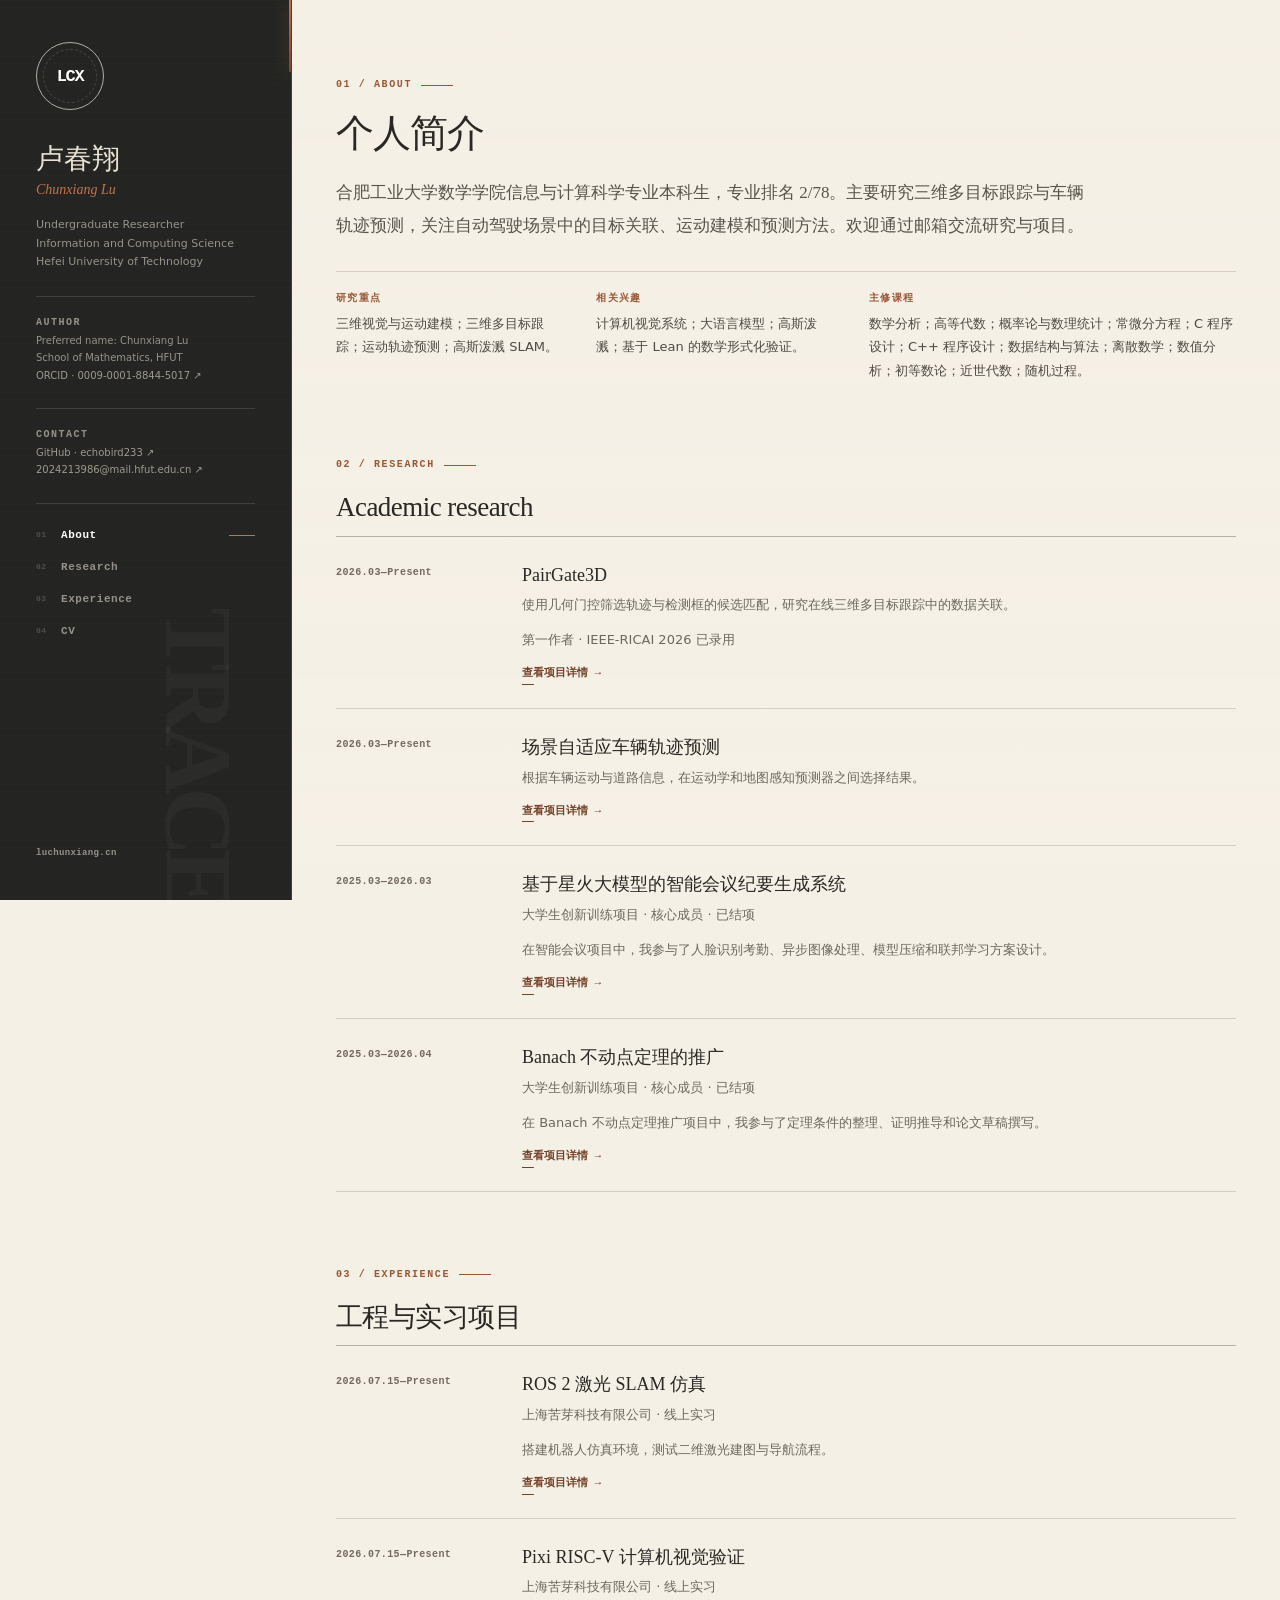
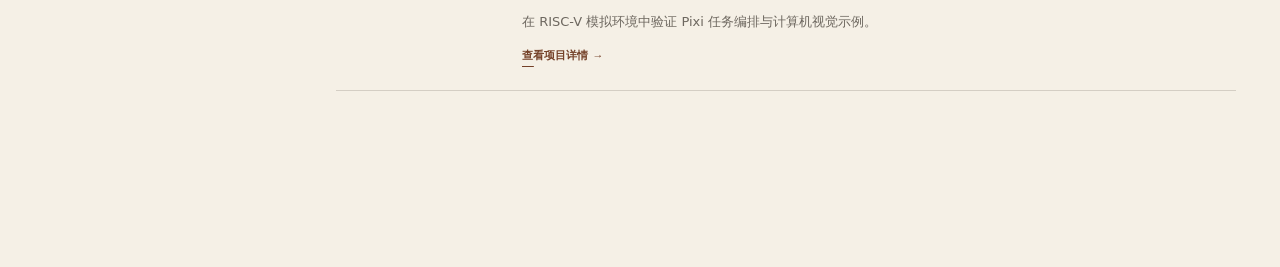
<file: index.html>
<!doctype html>
<html lang="zh-CN">
  <head>
    <meta charset="utf-8">
    <meta name="viewport" content="width=device-width, initial-scale=1">
    <title>卢春翔 Chunxiang Lu｜个人主页</title>
    <meta name="description" content="卢春翔（Chunxiang Lu）的个人主页：合肥工业大学信息与计算科学本科生，记录三维视觉、三维多目标跟踪、轨迹预测、学术研究与实习项目。">
    <link rel="canonical" href="https://luchunxiang.cn/">
    <meta property="og:type" content="profile">
    <meta property="og:title" content="卢春翔 Chunxiang Lu｜个人主页">
    <meta property="og:description" content="三维视觉、多目标跟踪、轨迹预测以及公开项目记录。">
    <meta property="og:url" content="https://luchunxiang.cn/">
    <meta property="og:site_name" content="卢春翔的个人主页">
    <link rel="icon" href="/assets/favicon.svg" type="image/svg+xml">
    <link rel="stylesheet" href="/styles.css">
    <script type="application/ld+json">
      {
        "@context": "https://schema.org",
        "@type": "Person",
        "name": "卢春翔",
        "alternateName": "Chunxiang Lu",
        "url": "https://luchunxiang.cn/",
        "affiliation": {
          "@type": "CollegeOrUniversity",
          "name": "Hefei University of Technology"
        },
        "sameAs": [
          "https://github.com/echobird233",
          "https://orcid.org/0009-0001-8844-5017"
        ]
      }
    </script>
  </head>
  <body>
    <a class="skip-link" href="#main-content">跳到主要内容</a>
    <div class="site-shell">
      <aside class="profile-rail" aria-label="个人身份与导航">
        <div class="profile-top">
          <a class="monogram" href="/" aria-label="返回首页">LCX</a>
          <div>
            <p class="profile-name">卢春翔</p>
            <p class="profile-name-en">Chunxiang Lu</p>
          </div>
          <button class="mobile-menu-button" type="button" aria-expanded="false" aria-controls="profile-nav">MENU</button>
          <p class="profile-role">Undergraduate Researcher<br>Information and Computing Science<br>Hefei University of Technology</p>
        </div>

        <div class="profile-desktop-details">
          <div class="profile-block">
            <p class="profile-label">Author</p>
            <p>Preferred name: Chunxiang Lu</p>
            <p>School of Mathematics, HFUT</p>
            <a href="https://orcid.org/0009-0001-8844-5017" target="_blank" rel="noopener noreferrer">ORCID · 0009-0001-8844-5017 ↗</a>
          </div>
          <div class="profile-block">
            <p class="profile-label">Contact</p>
            <a href="https://github.com/echobird233" target="_blank" rel="noopener noreferrer">GitHub · echobird233 ↗</a>
            <a href="mailto:2024213986@mail.hfut.edu.cn">2024213986@mail.hfut.edu.cn ↗</a>
          </div>
        </div>

        <details class="profile-mobile-details">
          <summary>Author &amp; contact information</summary>
          <div class="profile-block">
            <p>Preferred name: Chunxiang Lu</p>
            <p>School of Mathematics, HFUT</p>
            <a href="https://orcid.org/0009-0001-8844-5017" target="_blank" rel="noopener noreferrer">ORCID ↗</a>
            <a href="https://github.com/echobird233" target="_blank" rel="noopener noreferrer">GitHub ↗</a>
            <a href="mailto:2024213986@mail.hfut.edu.cn">HFUT email ↗</a>
          </div>
        </details>

        <nav id="profile-nav" class="profile-nav" aria-label="主导航">
          <a href="/#about" aria-current="page">About</a>
          <a href="/#research">Research</a>
          <a href="/#experience">Experience</a>
          <a href="/resume.html">CV</a>
        </nav>
        <p class="profile-foot">luchunxiang.cn</p>
      </aside>

      <main id="main-content" class="document">
        <section id="about" class="document-section">
          <p class="section-kicker">01 / About</p>
          <h1>个人简介</h1>
          <p class="lead">合肥工业大学数学学院信息与计算科学专业本科生，专业排名 2/78。主要研究三维多目标跟踪与车辆轨迹预测，关注自动驾驶场景中的目标关联、运动建模和预测方法。欢迎通过邮箱交流研究与项目。</p>
          <div class="research-lines">
            <p><strong>研究重点</strong>三维视觉与运动建模；三维多目标跟踪；运动轨迹预测；高斯泼溅 SLAM。</p>
            <p><strong>相关兴趣</strong>计算机视觉系统；大语言模型；高斯泼溅；基于 Lean 的数学形式化验证。</p>
            <p><strong>主修课程</strong>数学分析；高等代数；概率论与数理统计；常微分方程；C 程序设计；C++ 程序设计；数据结构与算法；离散数学；数值分析；初等数论；近世代数；随机过程。</p>
          </div>
        </section>

        <section id="research" class="document-section">
          <p class="section-kicker">02 / Research</p>
          <h2>Academic research</h2>
          <article class="dated-entry">
            <time class="entry-date" datetime="2026-03">2026.03—Present</time>
            <div class="entry-content">
              <h3>PairGate3D</h3>
              <p>使用几何门控筛选轨迹与检测框的候选匹配，研究在线三维多目标跟踪中的数据关联。</p>
              <p class="entry-role">第一作者 · IEEE-RICAI 2026 已录用</p>
              <div class="inline-links"><a href="/projects/pairgate3d.html">查看项目详情 →</a></div>
            </div>
          </article>

          <article class="dated-entry">
            <time class="entry-date" datetime="2026-03">2026.03—Present</time>
            <div class="entry-content">
              <h3>场景自适应车辆轨迹预测</h3>
              <p>根据车辆运动与道路信息，在运动学和地图感知预测器之间选择结果。</p>
              <div class="inline-links"><a href="/projects/trajectory-routing.html">查看项目详情 →</a></div>
            </div>
          </article>

          <article class="dated-entry">
            <time class="entry-date">2025.03—2026.03</time>
            <div class="entry-content">
              <h3>基于星火大模型的智能会议纪要生成系统</h3>
              <p class="entry-role">大学生创新训练项目 · 核心成员 · 已结项</p>
              <p>在智能会议项目中，我参与了人脸识别考勤、异步图像处理、模型压缩和联邦学习方案设计。</p>
              <div class="inline-links"><a href="/projects/meeting-system.html">查看项目详情 →</a></div>
            </div>
          </article>

          <article class="dated-entry">
            <time class="entry-date">2025.03—2026.04</time>
            <div class="entry-content">
              <h3>Banach 不动点定理的推广</h3>
              <p class="entry-role">大学生创新训练项目 · 核心成员 · 已结项</p>
              <p>在 Banach 不动点定理推广项目中，我参与了定理条件的整理、证明推导和论文草稿撰写。</p>
              <div class="inline-links"><a href="/projects/banach-fixed-point.html">查看项目详情 →</a></div>
            </div>
          </article>
        </section>

        <section id="experience" class="document-section">
          <p class="section-kicker">03 / Experience</p>
          <h2>工程与实习项目</h2>
          <article class="dated-entry">
            <time class="entry-date" datetime="2026-07-15">2026.07.15—Present</time>
            <div class="entry-content">
              <h3>ROS 2 激光 SLAM 仿真</h3>
              <p class="entry-role">上海苦芽科技有限公司 · 线上实习</p>
              <p>搭建机器人仿真环境，测试二维激光建图与导航流程。</p>
              <div class="inline-links"><a href="/projects/ros2-slam.html">查看项目详情 →</a></div>
            </div>
          </article>
          <article class="dated-entry">
            <time class="entry-date" datetime="2026-07-15">2026.07.15—Present</time>
            <div class="entry-content">
              <h3>Pixi RISC-V 计算机视觉验证</h3>
              <p class="entry-role">上海苦芽科技有限公司 · 线上实习</p>
              <p>在 RISC-V 模拟环境中验证 Pixi 任务编排与计算机视觉示例。</p>
              <div class="inline-links"><a href="/projects/pixi-riscv.html">查看项目详情 →</a></div>
            </div>
          </article>
        </section>

      </main>
    </div>
    <script src="/script.js"></script>
  </body>
</html>
</file>
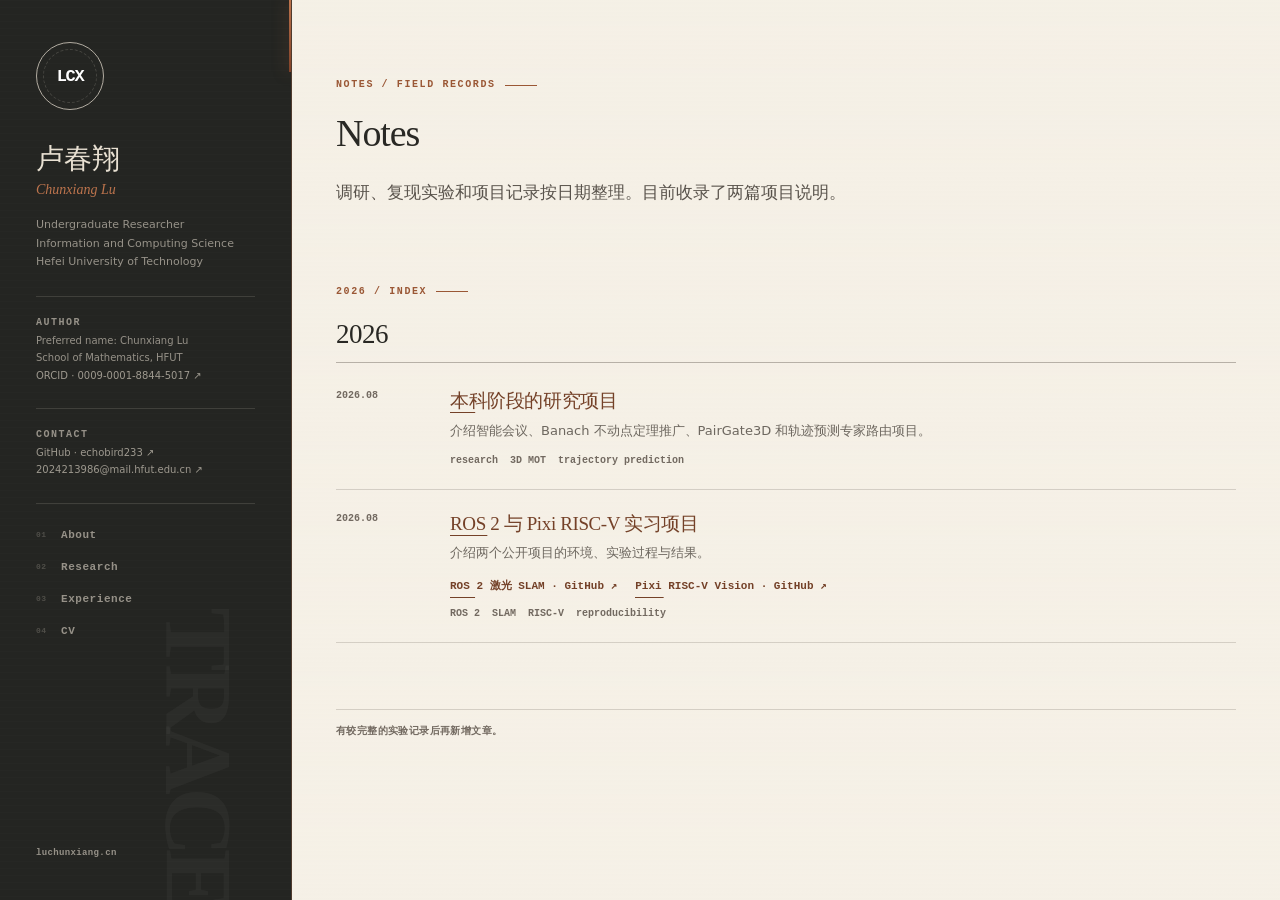
<file: articles/index.html>
<!doctype html>
<html lang="zh-CN">
  <head>
    <meta charset="utf-8">
    <meta name="viewport" content="width=device-width, initial-scale=1">
    <title>调研与笔记｜卢春翔 Chunxiang Lu</title>
    <meta name="description" content="卢春翔的调研、复现实验与研究笔记索引。">
    <link rel="canonical" href="https://luchunxiang.cn/articles/">
    <meta property="og:type" content="website">
    <meta property="og:title" content="调研与笔记｜卢春翔 Chunxiang Lu">
    <meta property="og:description" content="研究项目、实习项目和实验记录。">
    <meta property="og:url" content="https://luchunxiang.cn/articles/">
    <link rel="icon" href="/assets/favicon.svg" type="image/svg+xml">
    <link rel="stylesheet" href="/styles.css">
  </head>
  <body>
    <a class="skip-link" href="#main-content">跳到主要内容</a>
    <div class="site-shell">
      <aside class="profile-rail" aria-label="个人身份与导航">
        <div class="profile-top">
          <a class="monogram" href="/" aria-label="返回首页">LCX</a>
          <div><p class="profile-name">卢春翔</p><p class="profile-name-en">Chunxiang Lu</p></div>
          <button class="mobile-menu-button" type="button" aria-expanded="false" aria-controls="profile-nav">MENU</button>
          <p class="profile-role">Undergraduate Researcher<br>Information and Computing Science<br>Hefei University of Technology</p>
        </div>
        <div class="profile-desktop-details">
          <div class="profile-block"><p class="profile-label">Author</p><p>Preferred name: Chunxiang Lu</p><p>School of Mathematics, HFUT</p><a href="https://orcid.org/0009-0001-8844-5017" target="_blank" rel="noopener noreferrer">ORCID · 0009-0001-8844-5017 ↗</a></div>
          <div class="profile-block"><p class="profile-label">Contact</p><a href="https://github.com/echobird233" target="_blank" rel="noopener noreferrer">GitHub · echobird233 ↗</a><a href="mailto:2024213986@mail.hfut.edu.cn">2024213986@mail.hfut.edu.cn ↗</a></div>
        </div>
        <details class="profile-mobile-details"><summary>Author &amp; contact information</summary><div class="profile-block"><p>Preferred name: Chunxiang Lu</p><p>School of Mathematics, HFUT</p><a href="https://orcid.org/0009-0001-8844-5017" target="_blank" rel="noopener noreferrer">ORCID ↗</a><a href="https://github.com/echobird233" target="_blank" rel="noopener noreferrer">GitHub ↗</a><a href="mailto:2024213986@mail.hfut.edu.cn">HFUT email ↗</a></div></details>
        <nav id="profile-nav" class="profile-nav" aria-label="主导航"><a href="/#about">About</a><a href="/#research">Research</a><a href="/#experience">Experience</a><a href="/resume.html">CV</a></nav>
        <p class="profile-foot">luchunxiang.cn</p>
      </aside>

      <main id="main-content" class="document">
        <section class="document-section">
          <p class="section-kicker">Notes / Field records</p>
          <h1>Notes</h1>
          <p class="lead">调研、复现实验和项目记录按日期整理。目前收录了两篇项目说明。</p>
        </section>

        <section class="document-section">
          <p class="section-kicker">2026 / Index</p>
          <h2>2026</h2>
          <div class="note-index">
            <article class="note-entry"><time datetime="2026-08">2026.08</time><div><h2><a href="/projects/academic-research.html">本科阶段的研究项目</a></h2><p>介绍智能会议、Banach 不动点定理推广、PairGate3D 和轨迹预测专家路由项目。</p><div class="tag-list"><span>research</span><span>3D MOT</span><span>trajectory prediction</span></div></div></article>
            <article class="note-entry"><time datetime="2026-08">2026.08</time><div><h2><a href="/projects/internship.html">ROS 2 与 Pixi RISC-V 实习项目</a></h2><p>介绍两个公开项目的环境、实验过程与结果。</p><div class="inline-links"><a href="https://github.com/echobird233/ros2-lidar-slam-study" target="_blank" rel="noopener noreferrer">ROS 2 激光 SLAM · GitHub ↗</a><a href="https://github.com/echobird233/pixi-riscv-vision-validation" target="_blank" rel="noopener noreferrer">Pixi RISC-V Vision · GitHub ↗</a></div><div class="tag-list"><span>ROS 2</span><span>SLAM</span><span>RISC-V</span><span>reproducibility</span></div></div></article>
          </div>
        </section>

        <p class="endnote">有较完整的实验记录后再新增文章。</p>
      </main>
    </div>
    <script src="/script.js"></script>
  </body>
</html>
</file>
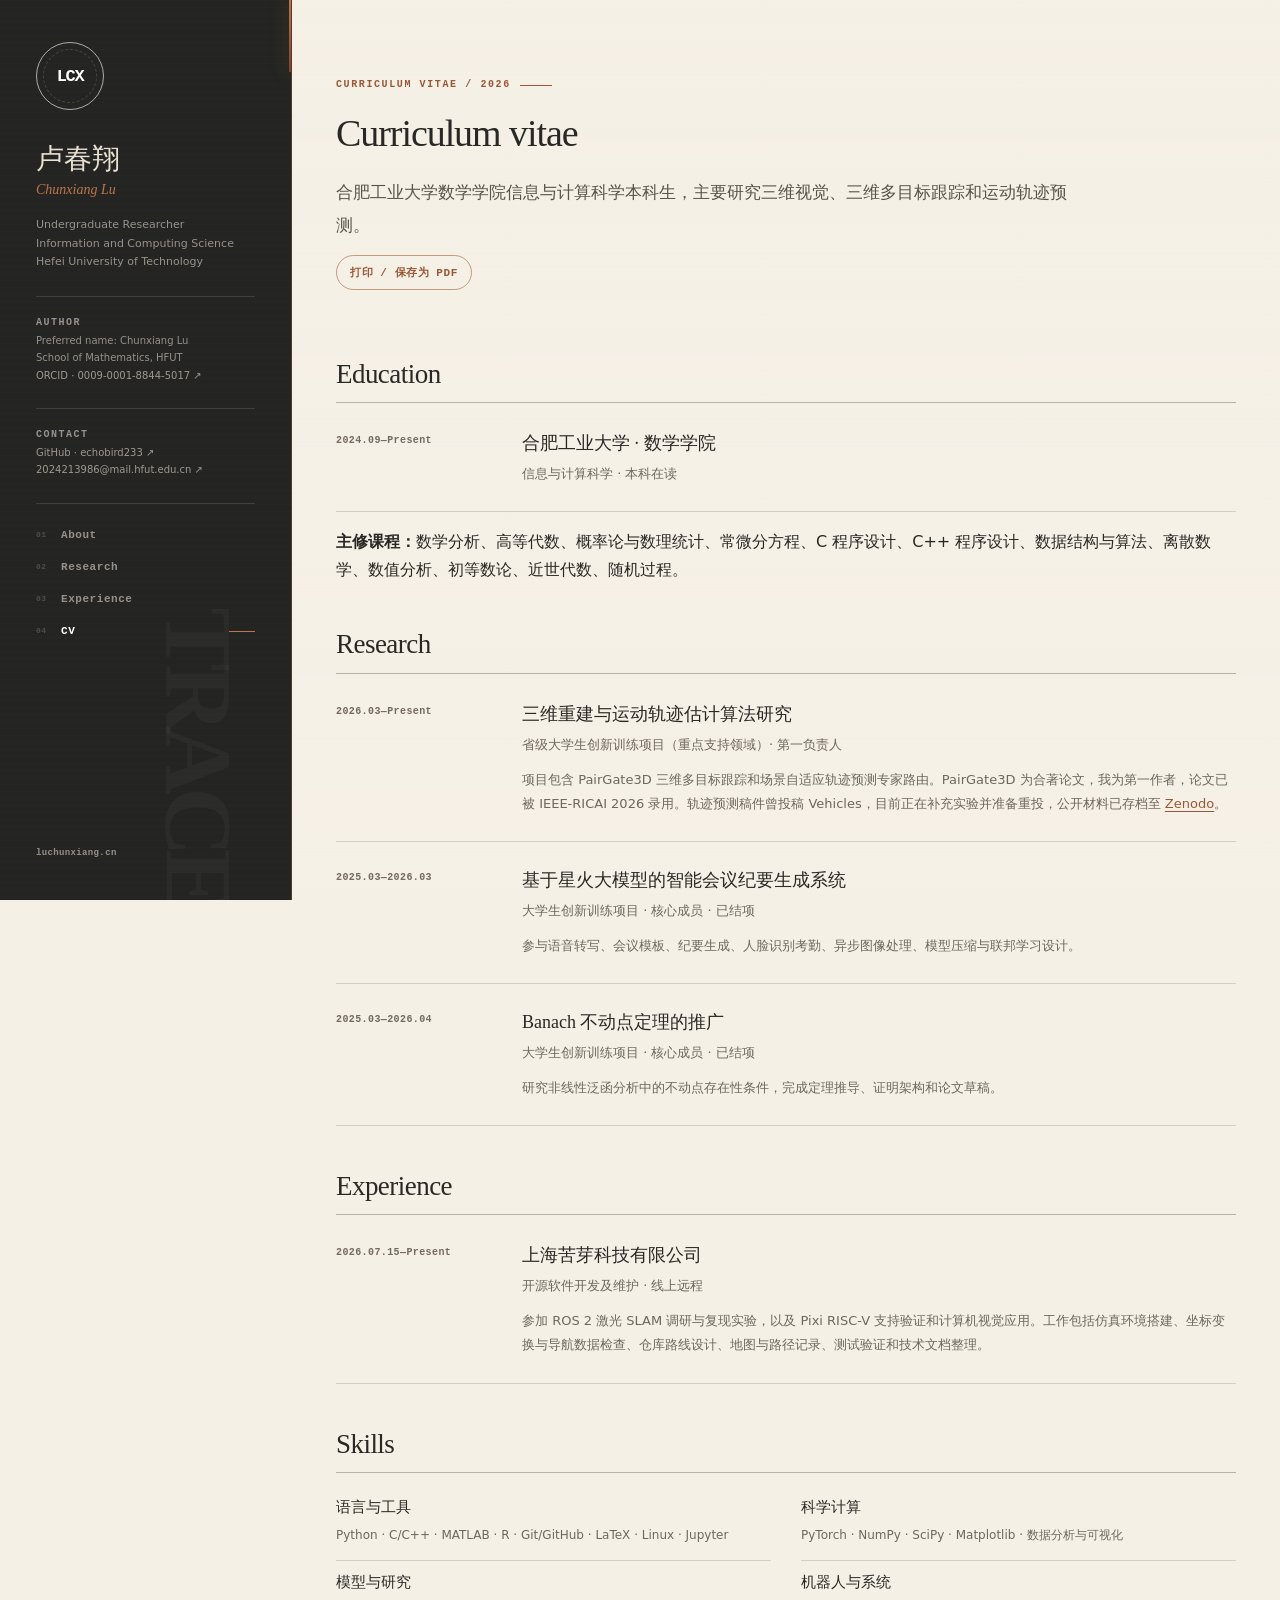
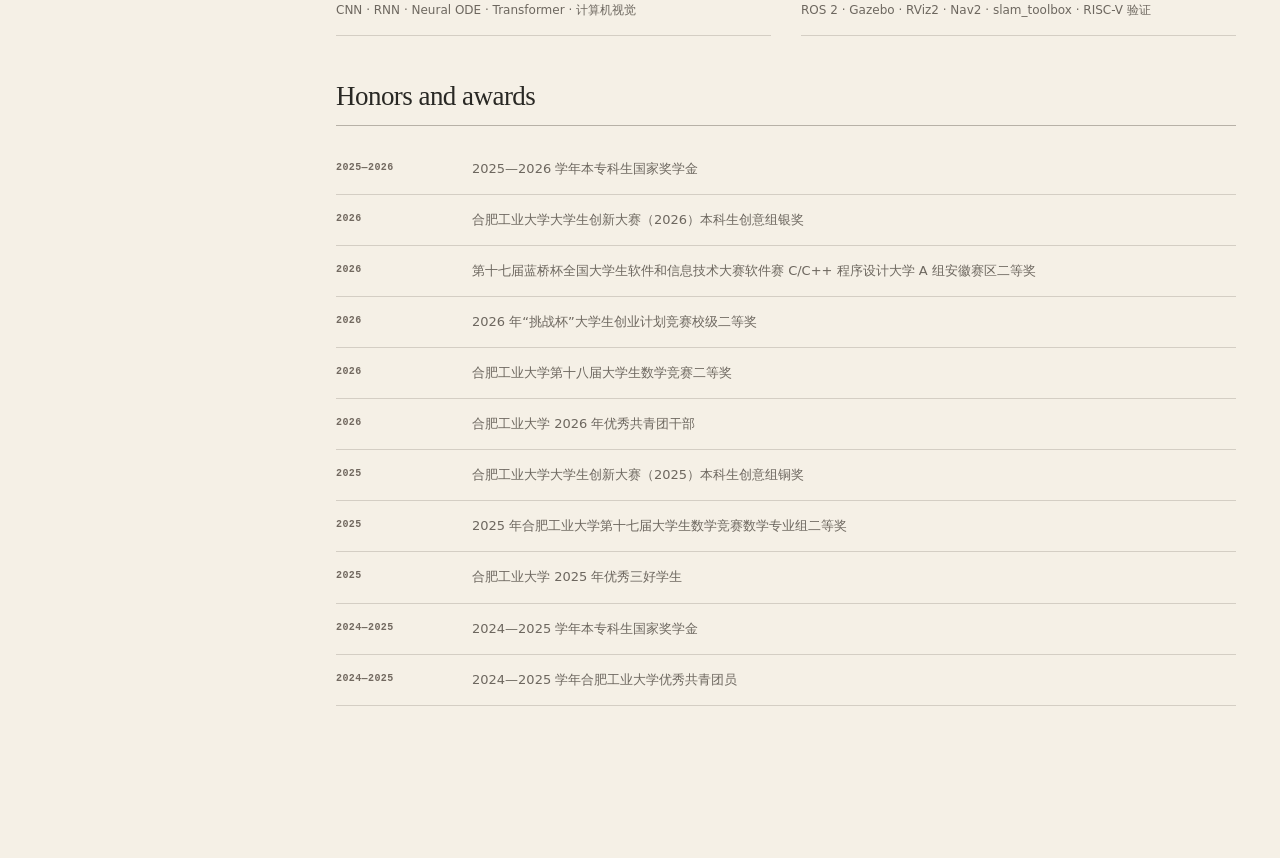
<file: resume.html>
<!doctype html>
<html lang="zh-CN">
  <head>
    <meta charset="utf-8">
    <meta name="viewport" content="width=device-width, initial-scale=1">
    <title>简历｜卢春翔 Chunxiang Lu</title>
    <meta name="description" content="卢春翔的公开简历：教育背景、学术研究、实习经历、技能与荣誉。">
    <link rel="canonical" href="https://luchunxiang.cn/resume.html">
    <meta property="og:type" content="profile">
    <meta property="og:title" content="简历｜卢春翔 Chunxiang Lu">
    <meta property="og:description" content="教育背景、学术研究、实习经历与技术技能。">
    <meta property="og:url" content="https://luchunxiang.cn/resume.html">
    <link rel="icon" href="/assets/favicon.svg" type="image/svg+xml">
    <link rel="stylesheet" href="/styles.css">
  </head>
  <body>
    <a class="skip-link" href="#main-content">跳到主要内容</a>
    <div class="site-shell">
      <aside class="profile-rail" aria-label="个人身份与导航">
        <div class="profile-top">
          <a class="monogram" href="/" aria-label="返回首页">LCX</a>
          <div><p class="profile-name">卢春翔</p><p class="profile-name-en">Chunxiang Lu</p></div>
          <button class="mobile-menu-button" type="button" aria-expanded="false" aria-controls="profile-nav">MENU</button>
          <p class="profile-role">Undergraduate Researcher<br>Information and Computing Science<br>Hefei University of Technology</p>
        </div>
        <div class="profile-desktop-details">
          <div class="profile-block"><p class="profile-label">Author</p><p>Preferred name: Chunxiang Lu</p><p>School of Mathematics, HFUT</p><a href="https://orcid.org/0009-0001-8844-5017" target="_blank" rel="noopener noreferrer">ORCID · 0009-0001-8844-5017 ↗</a></div>
          <div class="profile-block"><p class="profile-label">Contact</p><a href="https://github.com/echobird233" target="_blank" rel="noopener noreferrer">GitHub · echobird233 ↗</a><a href="mailto:2024213986@mail.hfut.edu.cn">2024213986@mail.hfut.edu.cn ↗</a></div>
        </div>
        <details class="profile-mobile-details"><summary>Author &amp; contact information</summary><div class="profile-block"><p>Preferred name: Chunxiang Lu</p><p>School of Mathematics, HFUT</p><a href="https://orcid.org/0009-0001-8844-5017" target="_blank" rel="noopener noreferrer">ORCID ↗</a><a href="https://github.com/echobird233" target="_blank" rel="noopener noreferrer">GitHub ↗</a><a href="mailto:2024213986@mail.hfut.edu.cn">HFUT email ↗</a></div></details>
        <nav id="profile-nav" class="profile-nav" aria-label="主导航"><a href="/#about">About</a><a href="/#research">Research</a><a href="/#experience">Experience</a><a href="/resume.html" aria-current="page">CV</a></nav>
        <p class="profile-foot">luchunxiang.cn</p>
      </aside>

      <main id="main-content" class="document">
        <section class="document-section">
          <p class="section-kicker">Curriculum vitae / 2026</p>
          <h1>Curriculum vitae</h1>
          <p class="lead">合肥工业大学数学学院信息与计算科学本科生，主要研究三维视觉、三维多目标跟踪和运动轨迹预测。</p>
          <div class="print-action"><button class="text-button" type="button" onclick="window.print()">打印 / 保存为 PDF</button></div>
        </section>

        <section class="resume-section">
          <h2>Education</h2>
          <article class="dated-entry"><time class="entry-date">2024.09—Present</time><div class="entry-content"><h3>合肥工业大学 · 数学学院</h3><p class="entry-role">信息与计算科学 · 本科在读</p></div></article>
          <p><strong>主修课程：</strong>数学分析、高等代数、概率论与数理统计、常微分方程、C 程序设计、C++ 程序设计、数据结构与算法、离散数学、数值分析、初等数论、近世代数、随机过程。</p>
        </section>

        <section class="resume-section">
          <h2>Research</h2>
          <article class="dated-entry"><time class="entry-date">2026.03—Present</time><div class="entry-content"><h3>三维重建与运动轨迹估计算法研究</h3><p class="entry-role">省级大学生创新训练项目（重点支持领域）· 第一负责人</p><p>项目包含 PairGate3D 三维多目标跟踪和场景自适应轨迹预测专家路由。PairGate3D 为合著论文，我为第一作者，论文已被 IEEE-RICAI 2026 录用。轨迹预测稿件曾投稿 Vehicles，目前正在补充实验并准备重投，公开材料已存档至 <a href="https://doi.org/10.5281/zenodo.22264823" target="_blank" rel="noopener noreferrer">Zenodo</a>。</p></div></article>
          <article class="dated-entry"><time class="entry-date">2025.03—2026.03</time><div class="entry-content"><h3>基于星火大模型的智能会议纪要生成系统</h3><p class="entry-role">大学生创新训练项目 · 核心成员 · 已结项</p><p>参与语音转写、会议模板、纪要生成、人脸识别考勤、异步图像处理、模型压缩与联邦学习设计。</p></div></article>
          <article class="dated-entry"><time class="entry-date">2025.03—2026.04</time><div class="entry-content"><h3>Banach 不动点定理的推广</h3><p class="entry-role">大学生创新训练项目 · 核心成员 · 已结项</p><p>研究非线性泛函分析中的不动点存在性条件，完成定理推导、证明架构和论文草稿。</p></div></article>
        </section>

        <section class="resume-section">
          <h2>Experience</h2>
          <article class="dated-entry"><time class="entry-date" datetime="2026-07-15">2026.07.15—Present</time><div class="entry-content"><h3>上海苦芽科技有限公司</h3><p class="entry-role">开源软件开发及维护 · 线上远程</p><p>参加 ROS 2 激光 SLAM 调研与复现实验，以及 Pixi RISC-V 支持验证和计算机视觉应用。工作包括仿真环境搭建、坐标变换与导航数据检查、仓库路线设计、地图与路径记录、测试验证和技术文档整理。</p></div></article>
        </section>

        <section class="resume-section">
          <h2>Skills</h2>
          <div class="skill-groups"><div class="skill-group"><strong>语言与工具</strong><span>Python · C/C++ · MATLAB · R · Git/GitHub · LaTeX · Linux · Jupyter</span></div><div class="skill-group"><strong>科学计算</strong><span>PyTorch · NumPy · SciPy · Matplotlib · 数据分析与可视化</span></div><div class="skill-group"><strong>模型与研究</strong><span>CNN · RNN · Neural ODE · Transformer · 计算机视觉</span></div><div class="skill-group"><strong>机器人与系统</strong><span>ROS 2 · Gazebo · RViz2 · Nav2 · slam_toolbox · RISC-V 验证</span></div></div>
        </section>

        <section id="honors" class="resume-section">
          <h2>Honors and awards</h2>
          <ul class="honors-list">
            <li><time class="honor-year">2025—2026</time><span class="honor-name">2025—2026 学年本专科生国家奖学金</span></li>
            <li><time class="honor-year" datetime="2026">2026</time><span class="honor-name">合肥工业大学大学生创新大赛（2026）本科生创意组银奖</span></li>
            <li><time class="honor-year" datetime="2026">2026</time><span class="honor-name">第十七届蓝桥杯全国大学生软件和信息技术大赛软件赛 C/C++ 程序设计大学 A 组安徽赛区二等奖</span></li>
            <li><time class="honor-year" datetime="2026">2026</time><span class="honor-name">2026 年“挑战杯”大学生创业计划竞赛校级二等奖</span></li>
            <li><time class="honor-year" datetime="2026">2026</time><span class="honor-name">合肥工业大学第十八届大学生数学竞赛二等奖</span></li>
            <li><time class="honor-year" datetime="2026">2026</time><span class="honor-name">合肥工业大学 2026 年优秀共青团干部</span></li>
            <li><time class="honor-year" datetime="2025">2025</time><span class="honor-name">合肥工业大学大学生创新大赛（2025）本科生创意组铜奖</span></li>
            <li><time class="honor-year" datetime="2025">2025</time><span class="honor-name">2025 年合肥工业大学第十七届大学生数学竞赛数学专业组二等奖</span></li>
            <li><time class="honor-year" datetime="2025">2025</time><span class="honor-name">合肥工业大学 2025 年优秀三好学生</span></li>
            <li><time class="honor-year">2024—2025</time><span class="honor-name">2024—2025 学年本专科生国家奖学金</span></li>
            <li><time class="honor-year">2024—2025</time><span class="honor-name">2024—2025 学年合肥工业大学优秀共青团员</span></li>
          </ul>
        </section>

      </main>
    </div>
    <script src="/script.js"></script>
  </body>
</html>
</file>
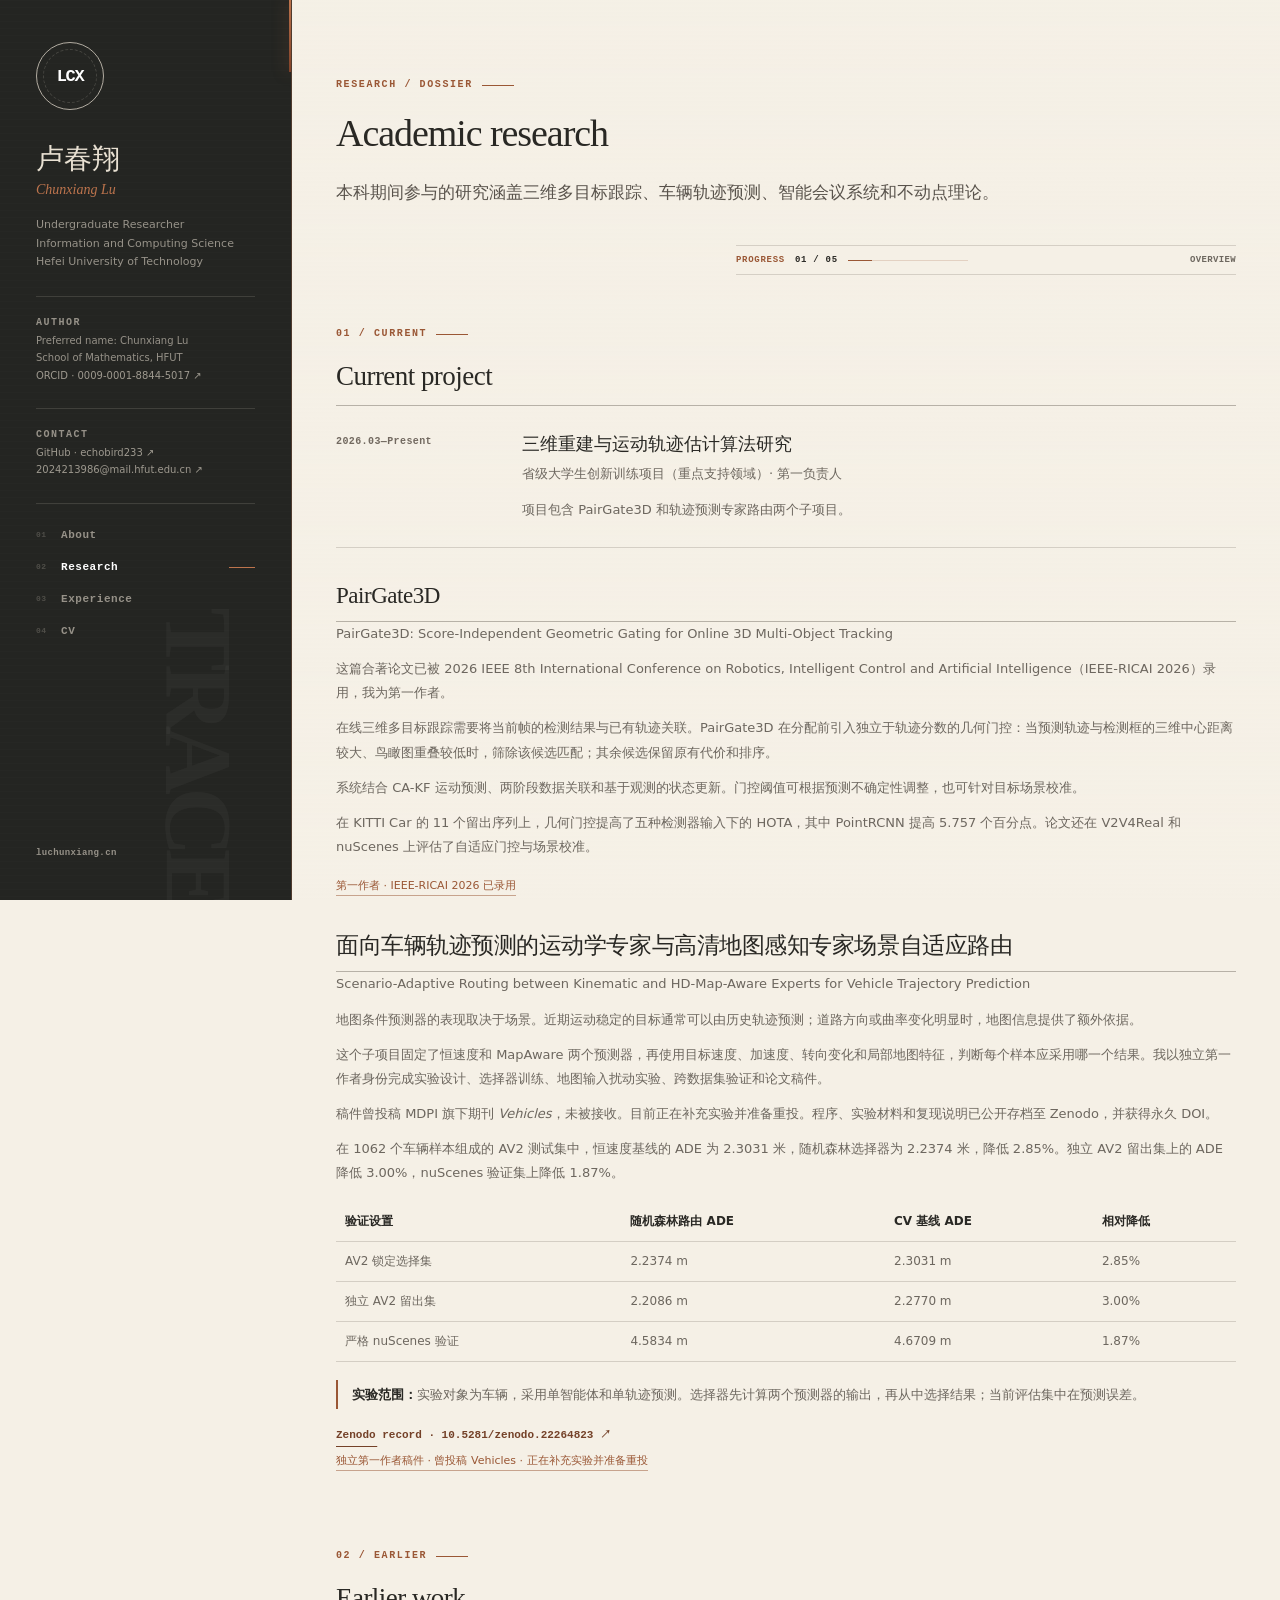
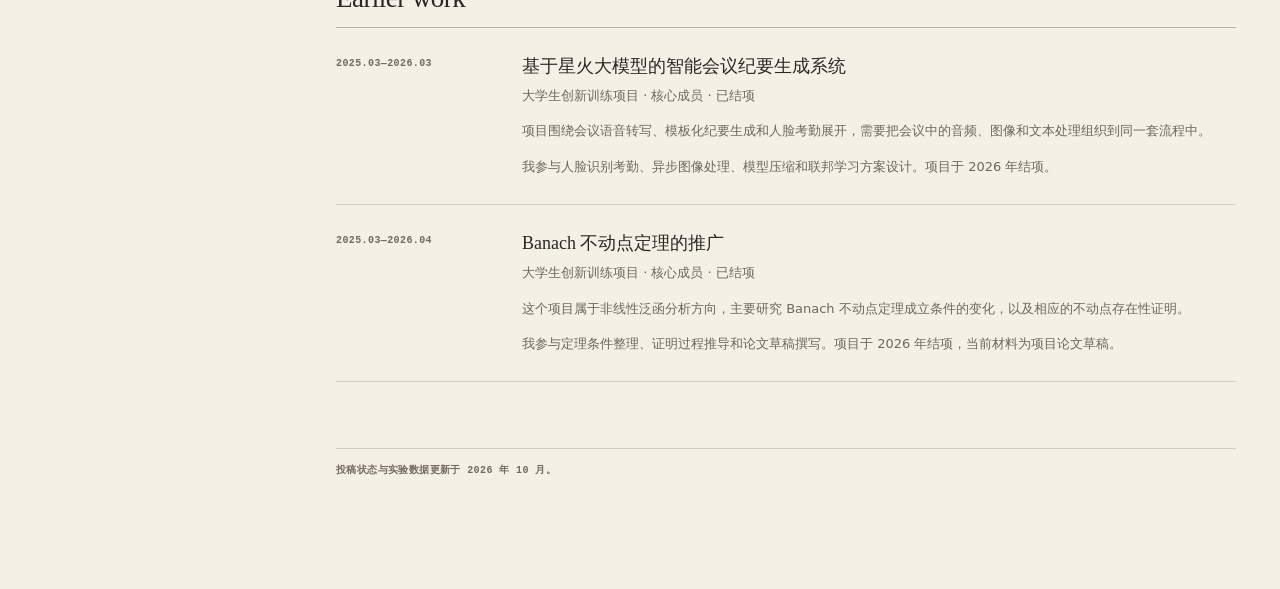
<file: projects/academic-research.html>
<!doctype html>
<html lang="zh-CN">
  <head>
    <meta charset="utf-8">
    <meta name="viewport" content="width=device-width, initial-scale=1">
    <title>学术研究｜卢春翔 Chunxiang Lu</title>
    <meta name="description" content="卢春翔的学术研究记录：三维多目标跟踪、运动轨迹预测、智能会议系统与 Banach 不动点定理推广。">
    <link rel="canonical" href="https://luchunxiang.cn/projects/academic-research.html">
    <meta property="og:type" content="article">
    <meta property="og:title" content="学术研究｜卢春翔 Chunxiang Lu">
    <meta property="og:description" content="从数学理论到三维感知与运动建模的研究记录。">
    <meta property="og:url" content="https://luchunxiang.cn/projects/academic-research.html">
    <link rel="icon" href="/assets/favicon.svg" type="image/svg+xml">
    <link rel="stylesheet" href="/styles.css">
  </head>
  <body>
    <a class="skip-link" href="#main-content">跳到主要内容</a>
    <div class="site-shell">
      <aside class="profile-rail" aria-label="个人身份与导航">
        <div class="profile-top">
          <a class="monogram" href="/" aria-label="返回首页">LCX</a>
          <div><p class="profile-name">卢春翔</p><p class="profile-name-en">Chunxiang Lu</p></div>
          <button class="mobile-menu-button" type="button" aria-expanded="false" aria-controls="profile-nav">MENU</button>
          <p class="profile-role">Undergraduate Researcher<br>Information and Computing Science<br>Hefei University of Technology</p>
        </div>
        <div class="profile-desktop-details">
          <div class="profile-block"><p class="profile-label">Author</p><p>Preferred name: Chunxiang Lu</p><p>School of Mathematics, HFUT</p><a href="https://orcid.org/0009-0001-8844-5017" target="_blank" rel="noopener noreferrer">ORCID · 0009-0001-8844-5017 ↗</a></div>
          <div class="profile-block"><p class="profile-label">Contact</p><a href="https://github.com/echobird233" target="_blank" rel="noopener noreferrer">GitHub · echobird233 ↗</a><a href="mailto:2024213986@mail.hfut.edu.cn">2024213986@mail.hfut.edu.cn ↗</a></div>
        </div>
        <details class="profile-mobile-details"><summary>Author &amp; contact information</summary><div class="profile-block"><p>Preferred name: Chunxiang Lu</p><p>School of Mathematics, HFUT</p><a href="https://orcid.org/0009-0001-8844-5017" target="_blank" rel="noopener noreferrer">ORCID ↗</a><a href="https://github.com/echobird233" target="_blank" rel="noopener noreferrer">GitHub ↗</a><a href="mailto:2024213986@mail.hfut.edu.cn">HFUT email ↗</a></div></details>
        <nav id="profile-nav" class="profile-nav" aria-label="主导航"><a href="/#about">About</a><a href="/#research" aria-current="page">Research</a><a href="/#experience">Experience</a><a href="/resume.html">CV</a></nav>
        <p class="profile-foot">luchunxiang.cn</p>
      </aside>

      <main id="main-content" class="document">
        <section class="document-section" data-progress-label="Overview">
          <p class="section-kicker">Research / Dossier</p>
          <h1>Academic research</h1>
          <p class="lead">本科期间参与的研究涵盖三维多目标跟踪、车辆轨迹预测、智能会议系统和不动点理论。</p>
        </section>

        <div class="dossier-progress" aria-hidden="true">
          <span class="dossier-progress-label">PROGRESS</span>
          <span class="dossier-progress-count"><span data-progress-current>01</span> / <span data-progress-total>05</span></span>
          <span class="dossier-progress-track"><span data-progress-fill></span></span>
          <span class="dossier-progress-title" data-progress-title>Overview</span>
        </div>

        <section class="document-section" data-progress-label="Current project">
          <p class="section-kicker">01 / Current</p>
          <h2>Current project</h2>
          <article class="dated-entry">
            <time class="entry-date">2026.03—Present</time>
            <div class="entry-content"><h3>三维重建与运动轨迹估计算法研究</h3><p class="entry-role">省级大学生创新训练项目（重点支持领域）· 第一负责人</p><p>项目包含 PairGate3D 和轨迹预测专家路由两个子项目。</p></div>
          </article>

          <div id="veloodemot" class="subsection prose" data-progress-label="PairGate3D">
            <h2>PairGate3D</h2>
            <p class="entry-meta">PairGate3D: Score-Independent Geometric Gating for Online 3D Multi-Object Tracking</p>
            <p>这篇合著论文已被 2026 IEEE 8th International Conference on Robotics, Intelligent Control and Artificial Intelligence（IEEE-RICAI 2026）录用，我为第一作者。</p>
            <p>在线三维多目标跟踪需要将当前帧的检测结果与已有轨迹关联。PairGate3D 在分配前引入独立于轨迹分数的几何门控：当预测轨迹与检测框的三维中心距离较大、鸟瞰图重叠较低时，筛除该候选匹配；其余候选保留原有代价和排序。</p>
            <p>系统结合 CA-KF 运动预测、两阶段数据关联和基于观测的状态更新。门控阈值可根据预测不确定性调整，也可针对目标场景校准。</p>
            <p>在 KITTI Car 的 11 个留出序列上，几何门控提高了五种检测器输入下的 HOTA，其中 PointRCNN 提高 5.757 个百分点。论文还在 V2V4Real 和 nuScenes 上评估了自适应门控与场景校准。</p>
            <span class="status-note">第一作者 · IEEE-RICAI 2026 已录用</span>
          </div>

          <div id="expert-routing" class="subsection prose" data-progress-label="Expert routing">
            <h2>面向车辆轨迹预测的运动学专家与高清地图感知专家场景自适应路由</h2>
            <p class="entry-meta">Scenario-Adaptive Routing between Kinematic and HD-Map-Aware Experts for Vehicle Trajectory Prediction</p>
            <p>地图条件预测器的表现取决于场景。近期运动稳定的目标通常可以由历史轨迹预测；道路方向或曲率变化明显时，地图信息提供了额外依据。</p>
            <p>这个子项目固定了恒速度和 MapAware 两个预测器，再使用目标速度、加速度、转向变化和局部地图特征，判断每个样本应采用哪一个结果。我以独立第一作者身份完成实验设计、选择器训练、地图输入扰动实验、跨数据集验证和论文稿件。</p>
            <p>稿件曾投稿 MDPI 旗下期刊 <em>Vehicles</em>，未被接收。目前正在补充实验并准备重投。程序、实验材料和复现说明已公开存档至 Zenodo，并获得永久 DOI。</p>
            <p>在 1062 个车辆样本组成的 AV2 测试集中，恒速度基线的 ADE 为 2.3031 米，随机森林选择器为 2.2374 米，降低 2.85%。独立 AV2 留出集上的 ADE 降低 3.00%，nuScenes 验证集上降低 1.87%。</p>
            <table class="data-table"><thead><tr><th>验证设置</th><th>随机森林路由 ADE</th><th>CV 基线 ADE</th><th>相对降低</th></tr></thead><tbody><tr><td>AV2 锁定选择集</td><td>2.2374 m</td><td>2.3031 m</td><td>2.85%</td></tr><tr><td>独立 AV2 留出集</td><td>2.2086 m</td><td>2.2770 m</td><td>3.00%</td></tr><tr><td>严格 nuScenes 验证</td><td>4.5834 m</td><td>4.6709 m</td><td>1.87%</td></tr></tbody></table>
            <div class="evidence-note"><strong>实验范围：</strong>实验对象为车辆，采用单智能体和单轨迹预测。选择器先计算两个预测器的输出，再从中选择结果；当前评估集中在预测误差。</div>
            <div class="inline-links"><a href="https://doi.org/10.5281/zenodo.22264823" target="_blank" rel="noopener noreferrer">Zenodo record · 10.5281/zenodo.22264823 ↗</a></div>
            <span class="status-note">独立第一作者稿件 · 曾投稿 Vehicles · 正在补充实验并准备重投</span>
          </div>
        </section>

        <section class="document-section" data-progress-label="Earlier work">
          <p class="section-kicker">02 / Earlier</p>
          <h2>Earlier work</h2>
          <article id="meeting-system" class="dated-entry">
            <time class="entry-date">2025.03—2026.03</time>
            <div class="entry-content">
              <h3>基于星火大模型的智能会议纪要生成系统</h3>
              <p class="entry-role">大学生创新训练项目 · 核心成员 · 已结项</p>
              <p>项目围绕会议语音转写、模板化纪要生成和人脸考勤展开，需要把会议中的音频、图像和文本处理组织到同一套流程中。</p>
              <p>我参与人脸识别考勤、异步图像处理、模型压缩和联邦学习方案设计。项目于 2026 年结项。</p>
            </div>
          </article>
          <article id="banach-fixed-point" class="dated-entry">
            <time class="entry-date">2025.03—2026.04</time>
            <div class="entry-content">
              <h3>Banach 不动点定理的推广</h3>
              <p class="entry-role">大学生创新训练项目 · 核心成员 · 已结项</p>
              <p>这个项目属于非线性泛函分析方向，主要研究 Banach 不动点定理成立条件的变化，以及相应的不动点存在性证明。</p>
              <p>我参与定理条件整理、证明过程推导和论文草稿撰写。项目于 2026 年结项，当前材料为项目论文草稿。</p>
            </div>
          </article>
        </section>

        <p class="endnote">投稿状态与实验数据更新于 2026 年 10 月。</p>
      </main>
    </div>
    <script src="/script.js"></script>
  </body>
</html>
</file>
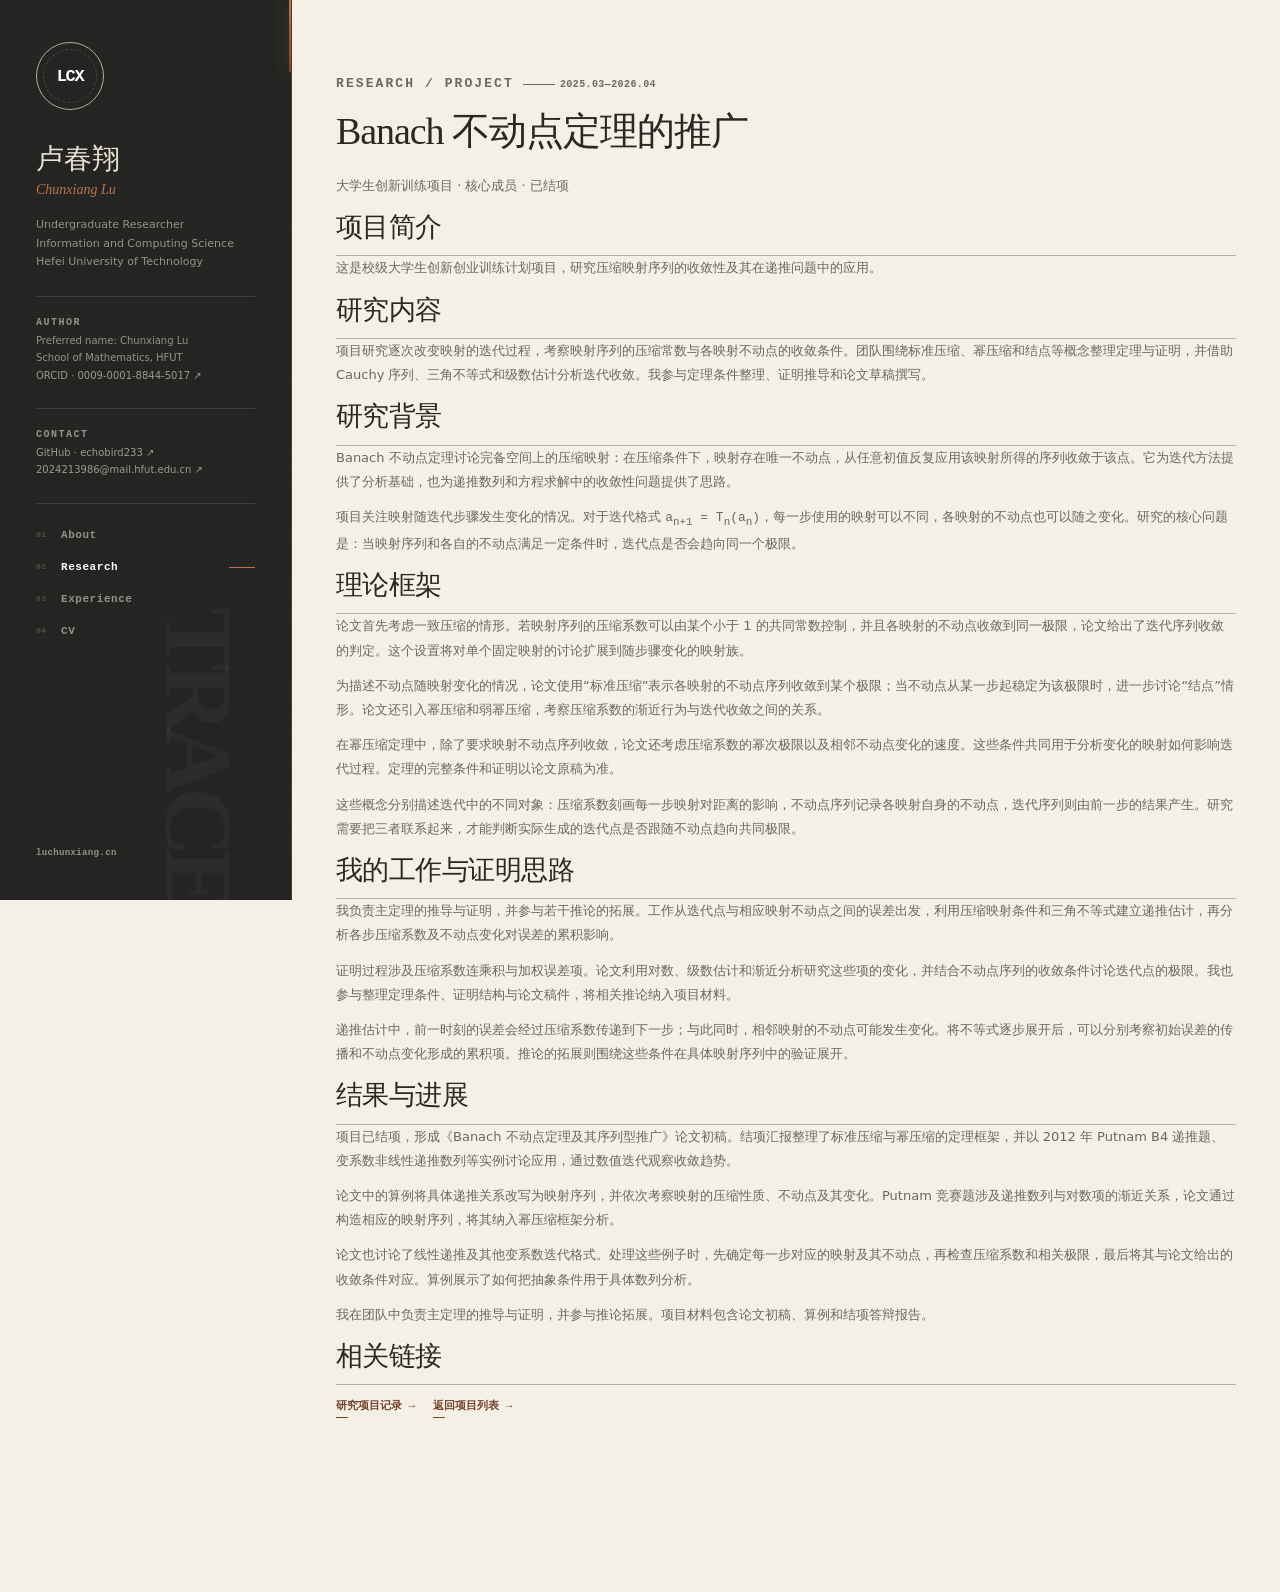
<file: projects/banach-fixed-point.html>
<!doctype html>
<html lang="zh-CN">
  <head>
    <meta charset="utf-8">
    <meta name="viewport" content="width=device-width, initial-scale=1">
    <title>Banach 不动点定理的推广｜卢春翔 Chunxiang Lu</title>
    <meta name="description" content="Banach 不动点定理推广研究：定理条件整理、不动点存在性证明与论文草稿。">
    <link rel="canonical" href="https://luchunxiang.cn/projects/banach-fixed-point.html">
    <meta property="og:type" content="article">
    <meta property="og:title" content="Banach 不动点定理的推广｜卢春翔 Chunxiang Lu">
    <meta property="og:description" content="从数学理论到三维感知与运动建模的研究记录。">
    <meta property="og:url" content="https://luchunxiang.cn/projects/banach-fixed-point.html">
    <link rel="icon" href="/assets/favicon.svg" type="image/svg+xml">
    <link rel="stylesheet" href="/styles.css">
  </head>
  <body>
    <a class="skip-link" href="#main-content">跳到主要内容</a>
    <div class="site-shell">
      <aside class="profile-rail" aria-label="个人身份与导航">
        <div class="profile-top">
          <a class="monogram" href="/" aria-label="返回首页">LCX</a>
          <div><p class="profile-name">卢春翔</p><p class="profile-name-en">Chunxiang Lu</p></div>
          <button class="mobile-menu-button" type="button" aria-expanded="false" aria-controls="profile-nav">MENU</button>
          <p class="profile-role">Undergraduate Researcher<br>Information and Computing Science<br>Hefei University of Technology</p>
        </div>
        <div class="profile-desktop-details">
          <div class="profile-block"><p class="profile-label">Author</p><p>Preferred name: Chunxiang Lu</p><p>School of Mathematics, HFUT</p><a href="https://orcid.org/0009-0001-8844-5017" target="_blank" rel="noopener noreferrer">ORCID · 0009-0001-8844-5017 ↗</a></div>
          <div class="profile-block"><p class="profile-label">Contact</p><a href="https://github.com/echobird233" target="_blank" rel="noopener noreferrer">GitHub · echobird233 ↗</a><a href="mailto:2024213986@mail.hfut.edu.cn">2024213986@mail.hfut.edu.cn ↗</a></div>
        </div>
        <details class="profile-mobile-details"><summary>Author &amp; contact information</summary><div class="profile-block"><p>Preferred name: Chunxiang Lu</p><p>School of Mathematics, HFUT</p><a href="https://orcid.org/0009-0001-8844-5017" target="_blank" rel="noopener noreferrer">ORCID ↗</a><a href="https://github.com/echobird233" target="_blank" rel="noopener noreferrer">GitHub ↗</a><a href="mailto:2024213986@mail.hfut.edu.cn">HFUT email ↗</a></div></details>
        <nav id="profile-nav" class="profile-nav" aria-label="主导航"><a href="/#about">About</a><a href="/#research" aria-current="page">Research</a><a href="/#experience">Experience</a><a href="/resume.html">CV</a></nav>
        <p class="profile-foot">luchunxiang.cn</p>
      </aside>

      <main id="main-content" class="document">
        <section class="document-section prose">
          <p class="section-kicker">Research / Project</p>
          <time class="entry-date">2025.03—2026.04</time>
            <h1>Banach 不动点定理的推广</h1>
              <p class="entry-role">大学生创新训练项目 · 核心成员 · 已结项</p>
              <h2>项目简介</h2>
              <p>这是校级大学生创新创业训练计划项目，研究压缩映射序列的收敛性及其在递推问题中的应用。</p>
              <h2>研究内容</h2>
              <p>项目研究逐次改变映射的迭代过程，考察映射序列的压缩常数与各映射不动点的收敛条件。团队围绕标准压缩、幂压缩和结点等概念整理定理与证明，并借助 Cauchy 序列、三角不等式和级数估计分析迭代收敛。我参与定理条件整理、证明推导和论文草稿撰写。</p>
              <h2>研究背景</h2>
              <p>Banach 不动点定理讨论完备空间上的压缩映射：在压缩条件下，映射存在唯一不动点，从任意初值反复应用该映射所得的序列收敛于该点。它为迭代方法提供了分析基础，也为递推数列和方程求解中的收敛性问题提供了思路。</p>
              <p>项目关注映射随迭代步骤发生变化的情况。对于迭代格式 <code>a<sub>n+1</sub> = T<sub>n</sub>(a<sub>n</sub>)</code>，每一步使用的映射可以不同，各映射的不动点也可以随之变化。研究的核心问题是：当映射序列和各自的不动点满足一定条件时，迭代点是否会趋向同一个极限。</p>
              <h2>理论框架</h2>
              <p>论文首先考虑一致压缩的情形。若映射序列的压缩系数可以由某个小于 1 的共同常数控制，并且各映射的不动点收敛到同一极限，论文给出了迭代序列收敛的判定。这个设置将对单个固定映射的讨论扩展到随步骤变化的映射族。</p>
              <p>为描述不动点随映射变化的情况，论文使用“标准压缩”表示各映射的不动点序列收敛到某个极限；当不动点从某一步起稳定为该极限时，进一步讨论“结点”情形。论文还引入幂压缩和弱幂压缩，考察压缩系数的渐近行为与迭代收敛之间的关系。</p>
              <p>在幂压缩定理中，除了要求映射不动点序列收敛，论文还考虑压缩系数的幂次极限以及相邻不动点变化的速度。这些条件共同用于分析变化的映射如何影响迭代过程。定理的完整条件和证明以论文原稿为准。</p>
              <p>这些概念分别描述迭代中的不同对象：压缩系数刻画每一步映射对距离的影响，不动点序列记录各映射自身的不动点，迭代序列则由前一步的结果产生。研究需要把三者联系起来，才能判断实际生成的迭代点是否跟随不动点趋向共同极限。</p>
              <h2>我的工作与证明思路</h2>
              <p>我负责主定理的推导与证明，并参与若干推论的拓展。工作从迭代点与相应映射不动点之间的误差出发，利用压缩映射条件和三角不等式建立递推估计，再分析各步压缩系数及不动点变化对误差的累积影响。</p>
              <p>证明过程涉及压缩系数连乘积与加权误差项。论文利用对数、级数估计和渐近分析研究这些项的变化，并结合不动点序列的收敛条件讨论迭代点的极限。我也参与整理定理条件、证明结构与论文稿件，将相关推论纳入项目材料。</p>
              <p>递推估计中，前一时刻的误差会经过压缩系数传递到下一步；与此同时，相邻映射的不动点可能发生变化。将不等式逐步展开后，可以分别考察初始误差的传播和不动点变化形成的累积项。推论的拓展则围绕这些条件在具体映射序列中的验证展开。</p>
              <h2>结果与进展</h2>
              <p>项目已结项，形成《Banach 不动点定理及其序列型推广》论文初稿。结项汇报整理了标准压缩与幂压缩的定理框架，并以 2012 年 Putnam B4 递推题、变系数非线性递推数列等实例讨论应用，通过数值迭代观察收敛趋势。</p>
              <p>论文中的算例将具体递推关系改写为映射序列，并依次考察映射的压缩性质、不动点及其变化。Putnam 竞赛题涉及递推数列与对数项的渐近关系，论文通过构造相应的映射序列，将其纳入幂压缩框架分析。</p>
              <p>论文也讨论了线性递推及其他变系数迭代格式。处理这些例子时，先确定每一步对应的映射及其不动点，再检查压缩系数和相关极限，最后将其与论文给出的收敛条件对应。算例展示了如何把抽象条件用于具体数列分析。</p>
              <p>我在团队中负责主定理的推导与证明，并参与推论拓展。项目材料包含论文初稿、算例和结项答辩报告。</p>
            
          <h2>相关链接</h2>
          <div class="inline-links"><a href="/projects/academic-research.html#banach-fixed-point">研究项目记录 →</a><a href="/#research">返回项目列表 →</a></div>
        </section>
      </main>
    </div>
    <script src="/script.js"></script>
  </body>
</html>
</file>
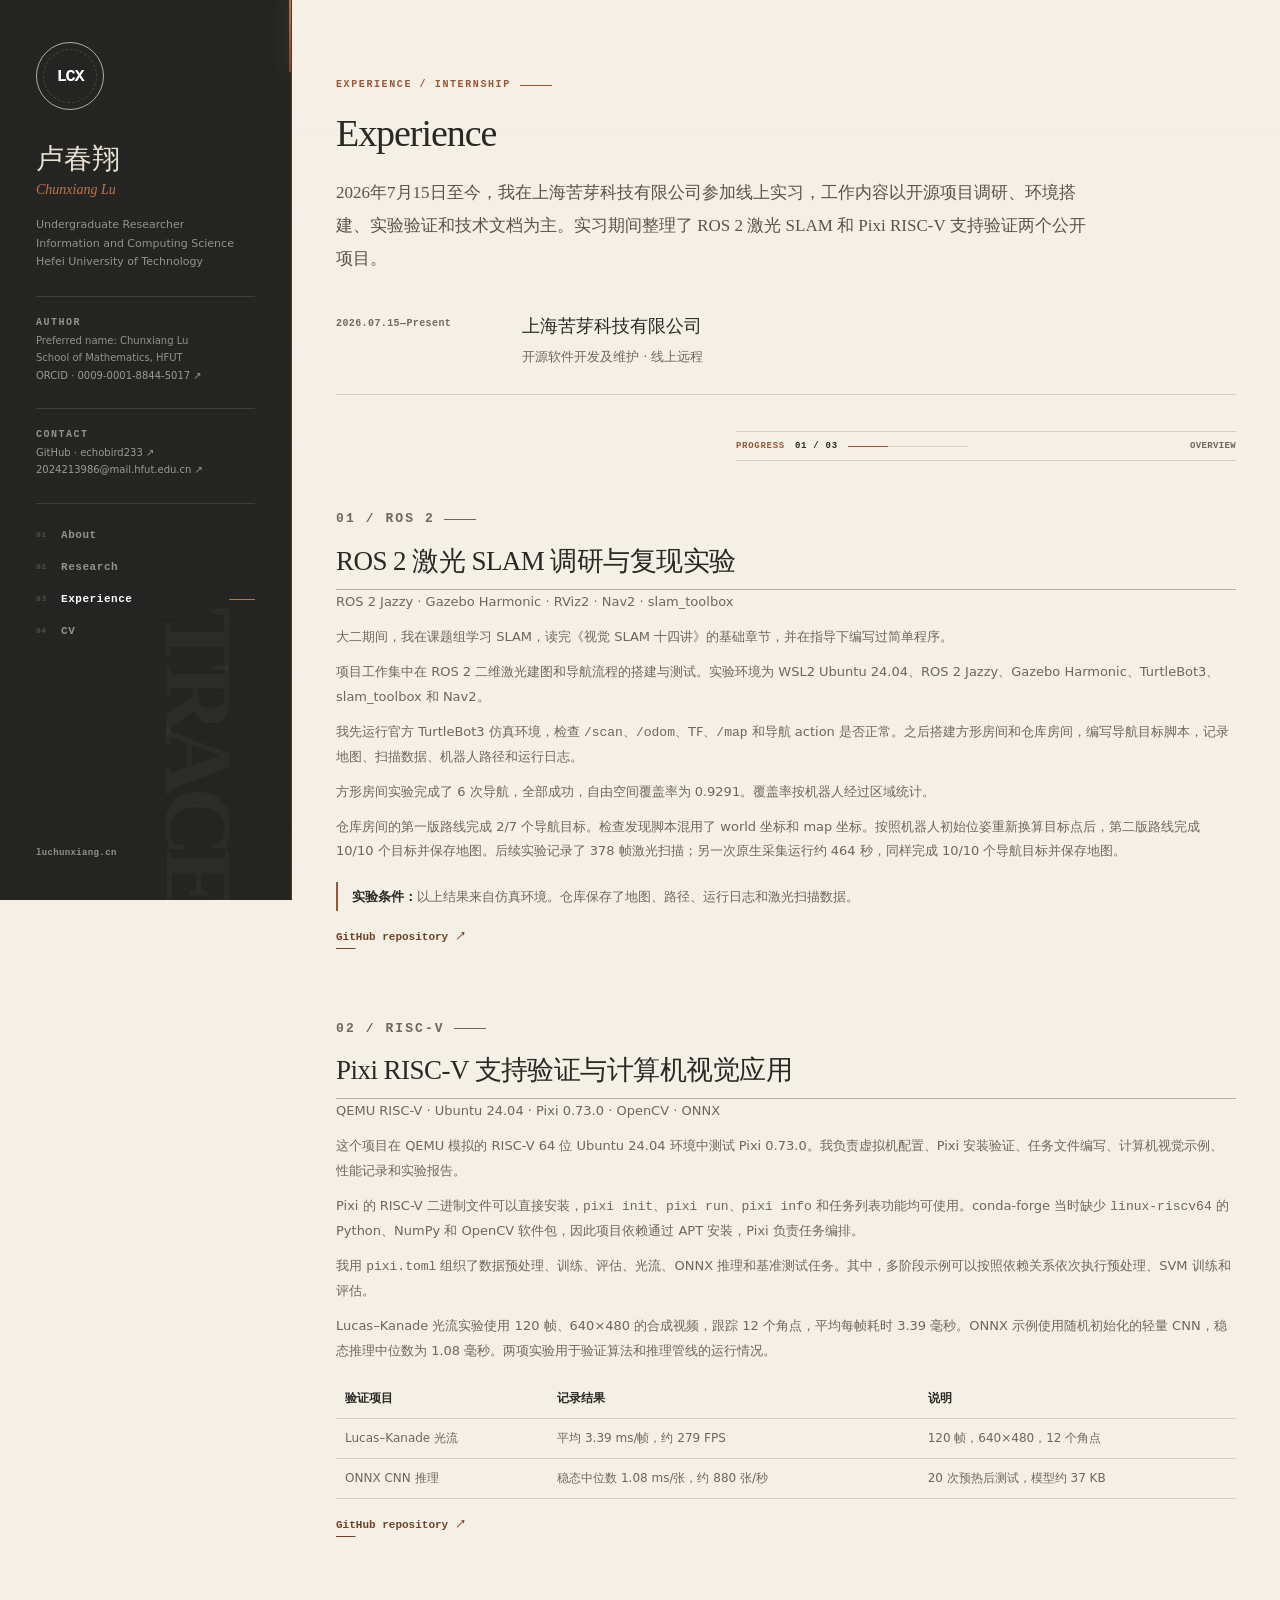
<file: projects/internship.html>
<!doctype html>
<html lang="zh-CN">
  <head>
    <meta charset="utf-8">
    <meta name="viewport" content="width=device-width, initial-scale=1">
    <title>实习经历｜卢春翔 Chunxiang Lu</title>
    <meta name="description" content="卢春翔在上海苦芽科技有限公司的实习经历：ROS 2 激光 SLAM 与 Pixi RISC-V 计算机视觉验证。">
    <link rel="canonical" href="https://luchunxiang.cn/projects/internship.html">
    <meta property="og:type" content="article">
    <meta property="og:title" content="实习经历｜卢春翔 Chunxiang Lu">
    <meta property="og:description" content="开源软件开发、复现实验、测试验证与技术文档。">
    <meta property="og:url" content="https://luchunxiang.cn/projects/internship.html">
    <link rel="icon" href="/assets/favicon.svg" type="image/svg+xml">
    <link rel="stylesheet" href="/styles.css">
  </head>
  <body>
    <a class="skip-link" href="#main-content">跳到主要内容</a>
    <div class="site-shell">
      <aside class="profile-rail" aria-label="个人身份与导航">
        <div class="profile-top">
          <a class="monogram" href="/" aria-label="返回首页">LCX</a>
          <div><p class="profile-name">卢春翔</p><p class="profile-name-en">Chunxiang Lu</p></div>
          <button class="mobile-menu-button" type="button" aria-expanded="false" aria-controls="profile-nav">MENU</button>
          <p class="profile-role">Undergraduate Researcher<br>Information and Computing Science<br>Hefei University of Technology</p>
        </div>
        <div class="profile-desktop-details">
          <div class="profile-block"><p class="profile-label">Author</p><p>Preferred name: Chunxiang Lu</p><p>School of Mathematics, HFUT</p><a href="https://orcid.org/0009-0001-8844-5017" target="_blank" rel="noopener noreferrer">ORCID · 0009-0001-8844-5017 ↗</a></div>
          <div class="profile-block"><p class="profile-label">Contact</p><a href="https://github.com/echobird233" target="_blank" rel="noopener noreferrer">GitHub · echobird233 ↗</a><a href="mailto:2024213986@mail.hfut.edu.cn">2024213986@mail.hfut.edu.cn ↗</a></div>
        </div>
        <details class="profile-mobile-details"><summary>Author &amp; contact information</summary><div class="profile-block"><p>Preferred name: Chunxiang Lu</p><p>School of Mathematics, HFUT</p><a href="https://orcid.org/0009-0001-8844-5017" target="_blank" rel="noopener noreferrer">ORCID ↗</a><a href="https://github.com/echobird233" target="_blank" rel="noopener noreferrer">GitHub ↗</a><a href="mailto:2024213986@mail.hfut.edu.cn">HFUT email ↗</a></div></details>
        <nav id="profile-nav" class="profile-nav" aria-label="主导航"><a href="/#about">About</a><a href="/#research">Research</a><a href="/#experience" aria-current="page">Experience</a><a href="/resume.html">CV</a></nav>
        <p class="profile-foot">luchunxiang.cn</p>
      </aside>

      <main id="main-content" class="document">
        <section class="document-section" data-progress-label="Overview">
          <p class="section-kicker">Experience / Internship</p>
          <h1>Experience</h1>
          <p class="lead">2026年7月15日至今，我在上海苦芽科技有限公司参加线上实习，工作内容以开源项目调研、环境搭建、实验验证和技术文档为主。实习期间整理了 ROS 2 激光 SLAM 和 Pixi RISC-V 支持验证两个公开项目。</p>
          <article class="dated-entry"><time class="entry-date" datetime="2026-07-15">2026.07.15—Present</time><div class="entry-content"><h3>上海苦芽科技有限公司</h3><p class="entry-role">开源软件开发及维护 · 线上远程</p></div></article>
        </section>

        <div class="dossier-progress" aria-hidden="true">
          <span class="dossier-progress-label">PROGRESS</span>
          <span class="dossier-progress-count"><span data-progress-current>01</span> / <span data-progress-total>03</span></span>
          <span class="dossier-progress-track"><span data-progress-fill></span></span>
          <span class="dossier-progress-title" data-progress-title>Overview</span>
        </div>

        <section id="ros2" class="document-section prose" data-progress-label="ROS 2 SLAM">
          <p class="section-kicker">01 / ROS 2</p>
          <h2>ROS 2 激光 SLAM 调研与复现实验</h2>
          <p class="entry-meta">ROS 2 Jazzy · Gazebo Harmonic · RViz2 · Nav2 · slam_toolbox</p>
          <p>大二期间，我在课题组学习 SLAM，读完《视觉 SLAM 十四讲》的基础章节，并在指导下编写过简单程序。</p>
          <p>项目工作集中在 ROS 2 二维激光建图和导航流程的搭建与测试。实验环境为 WSL2 Ubuntu 24.04、ROS 2 Jazzy、Gazebo Harmonic、TurtleBot3、slam_toolbox 和 Nav2。</p>
          <p>我先运行官方 TurtleBot3 仿真环境，检查 <code>/scan</code>、<code>/odom</code>、TF、<code>/map</code> 和导航 action 是否正常。之后搭建方形房间和仓库房间，编写导航目标脚本，记录地图、扫描数据、机器人路径和运行日志。</p>
          <p>方形房间实验完成了 6 次导航，全部成功，自由空间覆盖率为 0.9291。覆盖率按机器人经过区域统计。</p>
          <p>仓库房间的第一版路线完成 2/7 个导航目标。检查发现脚本混用了 world 坐标和 map 坐标。按照机器人初始位姿重新换算目标点后，第二版路线完成 10/10 个目标并保存地图。后续实验记录了 378 帧激光扫描；另一次原生采集运行约 464 秒，同样完成 10/10 个导航目标并保存地图。</p>
          <div class="evidence-note"><strong>实验条件：</strong>以上结果来自仿真环境。仓库保存了地图、路径、运行日志和激光扫描数据。</div>
          <div class="inline-links"><a href="https://github.com/echobird233/ros2-lidar-slam-study" target="_blank" rel="noopener noreferrer">GitHub repository ↗</a></div>
        </section>

        <section id="pixi" class="document-section prose" data-progress-label="Pixi RISC-V">
          <p class="section-kicker">02 / RISC-V</p>
          <h2>Pixi RISC-V 支持验证与计算机视觉应用</h2>
          <p class="entry-meta">QEMU RISC-V · Ubuntu 24.04 · Pixi 0.73.0 · OpenCV · ONNX</p>
          <p>这个项目在 QEMU 模拟的 RISC-V 64 位 Ubuntu 24.04 环境中测试 Pixi 0.73.0。我负责虚拟机配置、Pixi 安装验证、任务文件编写、计算机视觉示例、性能记录和实验报告。</p>
          <p>Pixi 的 RISC-V 二进制文件可以直接安装，<code>pixi init</code>、<code>pixi run</code>、<code>pixi info</code> 和任务列表功能均可使用。conda-forge 当时缺少 <code>linux-riscv64</code> 的 Python、NumPy 和 OpenCV 软件包，因此项目依赖通过 APT 安装，Pixi 负责任务编排。</p>
          <p>我用 <code>pixi.toml</code> 组织了数据预处理、训练、评估、光流、ONNX 推理和基准测试任务。其中，多阶段示例可以按照依赖关系依次执行预处理、SVM 训练和评估。</p>
          <p>Lucas–Kanade 光流实验使用 120 帧、640×480 的合成视频，跟踪 12 个角点，平均每帧耗时 3.39 毫秒。ONNX 示例使用随机初始化的轻量 CNN，稳态推理中位数为 1.08 毫秒。两项实验用于验证算法和推理管线的运行情况。</p>
          <table class="data-table"><thead><tr><th>验证项目</th><th>记录结果</th><th>说明</th></tr></thead><tbody><tr><td>Lucas–Kanade 光流</td><td>平均 3.39 ms/帧，约 279 FPS</td><td>120 帧，640×480，12 个角点</td></tr><tr><td>ONNX CNN 推理</td><td>稳态中位数 1.08 ms/张，约 880 张/秒</td><td>20 次预热后测试，模型约 37 KB</td></tr></tbody></table>
          <div class="inline-links"><a href="https://github.com/echobird233/pixi-riscv-vision-validation" target="_blank" rel="noopener noreferrer">GitHub repository ↗</a></div>
        </section>

      </main>
    </div>
    <script src="/script.js"></script>
  </body>
</html>
</file>
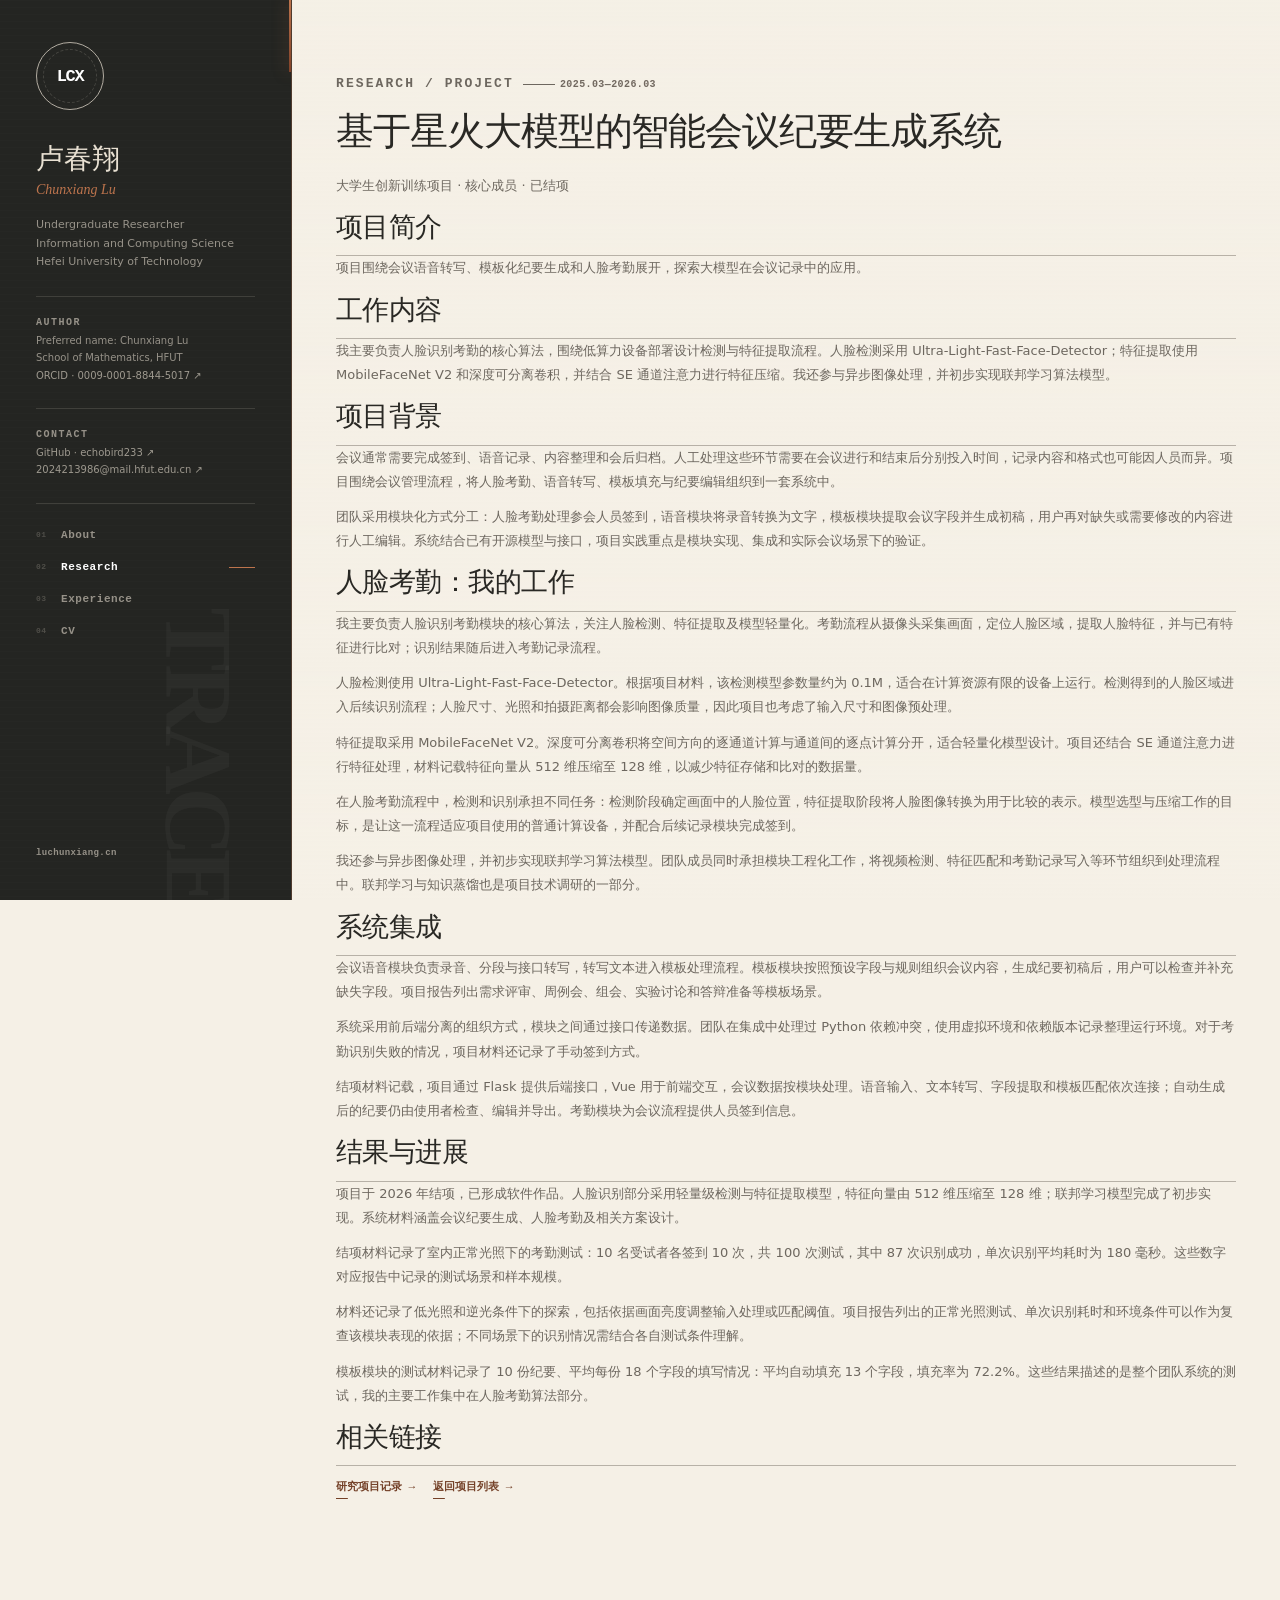
<file: projects/meeting-system.html>
<!doctype html>
<html lang="zh-CN">
  <head>
    <meta charset="utf-8">
    <meta name="viewport" content="width=device-width, initial-scale=1">
    <title>智能会议纪要生成系统｜卢春翔 Chunxiang Lu</title>
    <meta name="description" content="基于星火大模型的智能会议纪要生成系统：语音转写、纪要生成与人脸考勤。">
    <link rel="canonical" href="https://luchunxiang.cn/projects/meeting-system.html">
    <meta property="og:type" content="article">
    <meta property="og:title" content="智能会议纪要生成系统｜卢春翔 Chunxiang Lu">
    <meta property="og:description" content="从数学理论到三维感知与运动建模的研究记录。">
    <meta property="og:url" content="https://luchunxiang.cn/projects/meeting-system.html">
    <link rel="icon" href="/assets/favicon.svg" type="image/svg+xml">
    <link rel="stylesheet" href="/styles.css">
  </head>
  <body>
    <a class="skip-link" href="#main-content">跳到主要内容</a>
    <div class="site-shell">
      <aside class="profile-rail" aria-label="个人身份与导航">
        <div class="profile-top">
          <a class="monogram" href="/" aria-label="返回首页">LCX</a>
          <div><p class="profile-name">卢春翔</p><p class="profile-name-en">Chunxiang Lu</p></div>
          <button class="mobile-menu-button" type="button" aria-expanded="false" aria-controls="profile-nav">MENU</button>
          <p class="profile-role">Undergraduate Researcher<br>Information and Computing Science<br>Hefei University of Technology</p>
        </div>
        <div class="profile-desktop-details">
          <div class="profile-block"><p class="profile-label">Author</p><p>Preferred name: Chunxiang Lu</p><p>School of Mathematics, HFUT</p><a href="https://orcid.org/0009-0001-8844-5017" target="_blank" rel="noopener noreferrer">ORCID · 0009-0001-8844-5017 ↗</a></div>
          <div class="profile-block"><p class="profile-label">Contact</p><a href="https://github.com/echobird233" target="_blank" rel="noopener noreferrer">GitHub · echobird233 ↗</a><a href="mailto:2024213986@mail.hfut.edu.cn">2024213986@mail.hfut.edu.cn ↗</a></div>
        </div>
        <details class="profile-mobile-details"><summary>Author &amp; contact information</summary><div class="profile-block"><p>Preferred name: Chunxiang Lu</p><p>School of Mathematics, HFUT</p><a href="https://orcid.org/0009-0001-8844-5017" target="_blank" rel="noopener noreferrer">ORCID ↗</a><a href="https://github.com/echobird233" target="_blank" rel="noopener noreferrer">GitHub ↗</a><a href="mailto:2024213986@mail.hfut.edu.cn">HFUT email ↗</a></div></details>
        <nav id="profile-nav" class="profile-nav" aria-label="主导航"><a href="/#about">About</a><a href="/#research" aria-current="page">Research</a><a href="/#experience">Experience</a><a href="/resume.html">CV</a></nav>
        <p class="profile-foot">luchunxiang.cn</p>
      </aside>

      <main id="main-content" class="document">
        <section class="document-section prose">
          <p class="section-kicker">Research / Project</p>
          <time class="entry-date">2025.03—2026.03</time>
            <h1>基于星火大模型的智能会议纪要生成系统</h1>
              <p class="entry-role">大学生创新训练项目 · 核心成员 · 已结项</p>
              <h2>项目简介</h2>
              <p>项目围绕会议语音转写、模板化纪要生成和人脸考勤展开，探索大模型在会议记录中的应用。</p>
              <h2>工作内容</h2>
              <p>我主要负责人脸识别考勤的核心算法，围绕低算力设备部署设计检测与特征提取流程。人脸检测采用 Ultra-Light-Fast-Face-Detector；特征提取使用 MobileFaceNet V2 和深度可分离卷积，并结合 SE 通道注意力进行特征压缩。我还参与异步图像处理，并初步实现联邦学习算法模型。</p>
              <h2>项目背景</h2>
              <p>会议通常需要完成签到、语音记录、内容整理和会后归档。人工处理这些环节需要在会议进行和结束后分别投入时间，记录内容和格式也可能因人员而异。项目围绕会议管理流程，将人脸考勤、语音转写、模板填充与纪要编辑组织到一套系统中。</p>
              <p>团队采用模块化方式分工：人脸考勤处理参会人员签到，语音模块将录音转换为文字，模板模块提取会议字段并生成初稿，用户再对缺失或需要修改的内容进行人工编辑。系统结合已有开源模型与接口，项目实践重点是模块实现、集成和实际会议场景下的验证。</p>
              <h2>人脸考勤：我的工作</h2>
              <p>我主要负责人脸识别考勤模块的核心算法，关注人脸检测、特征提取及模型轻量化。考勤流程从摄像头采集画面，定位人脸区域，提取人脸特征，并与已有特征进行比对；识别结果随后进入考勤记录流程。</p>
              <p>人脸检测使用 Ultra-Light-Fast-Face-Detector。根据项目材料，该检测模型参数量约为 0.1M，适合在计算资源有限的设备上运行。检测得到的人脸区域进入后续识别流程；人脸尺寸、光照和拍摄距离都会影响图像质量，因此项目也考虑了输入尺寸和图像预处理。</p>
              <p>特征提取采用 MobileFaceNet V2。深度可分离卷积将空间方向的逐通道计算与通道间的逐点计算分开，适合轻量化模型设计。项目还结合 SE 通道注意力进行特征处理，材料记载特征向量从 512 维压缩至 128 维，以减少特征存储和比对的数据量。</p>
              <p>在人脸考勤流程中，检测和识别承担不同任务：检测阶段确定画面中的人脸位置，特征提取阶段将人脸图像转换为用于比较的表示。模型选型与压缩工作的目标，是让这一流程适应项目使用的普通计算设备，并配合后续记录模块完成签到。</p>
              <p>我还参与异步图像处理，并初步实现联邦学习算法模型。团队成员同时承担模块工程化工作，将视频检测、特征匹配和考勤记录写入等环节组织到处理流程中。联邦学习与知识蒸馏也是项目技术调研的一部分。</p>
              <h2>系统集成</h2>
              <p>会议语音模块负责录音、分段与接口转写，转写文本进入模板处理流程。模板模块按照预设字段与规则组织会议内容，生成纪要初稿后，用户可以检查并补充缺失字段。项目报告列出需求评审、周例会、组会、实验讨论和答辩准备等模板场景。</p>
              <p>系统采用前后端分离的组织方式，模块之间通过接口传递数据。团队在集成中处理过 Python 依赖冲突，使用虚拟环境和依赖版本记录整理运行环境。对于考勤识别失败的情况，项目材料还记录了手动签到方式。</p>
              <p>结项材料记载，项目通过 Flask 提供后端接口，Vue 用于前端交互，会议数据按模块处理。语音输入、文本转写、字段提取和模板匹配依次连接；自动生成后的纪要仍由使用者检查、编辑并导出。考勤模块为会议流程提供人员签到信息。</p>
              <h2>结果与进展</h2>
              <p>项目于 2026 年结项，已形成软件作品。人脸识别部分采用轻量级检测与特征提取模型，特征向量由 512 维压缩至 128 维；联邦学习模型完成了初步实现。系统材料涵盖会议纪要生成、人脸考勤及相关方案设计。</p>
              <p>结项材料记录了室内正常光照下的考勤测试：10 名受试者各签到 10 次，共 100 次测试，其中 87 次识别成功，单次识别平均耗时为 180 毫秒。这些数字对应报告中记录的测试场景和样本规模。</p>
              <p>材料还记录了低光照和逆光条件下的探索，包括依据画面亮度调整输入处理或匹配阈值。项目报告列出的正常光照测试、单次识别耗时和环境条件可以作为复查该模块表现的依据；不同场景下的识别情况需结合各自测试条件理解。</p>
              <p>模板模块的测试材料记录了 10 份纪要、平均每份 18 个字段的填写情况：平均自动填充 13 个字段，填充率为 72.2%。这些结果描述的是整个团队系统的测试，我的主要工作集中在人脸考勤算法部分。</p>
            
          <h2>相关链接</h2>
          <div class="inline-links"><a href="/projects/academic-research.html#meeting-system">研究项目记录 →</a><a href="/#research">返回项目列表 →</a></div>
        </section>
      </main>
    </div>
    <script src="/script.js"></script>
  </body>
</html>
</file>
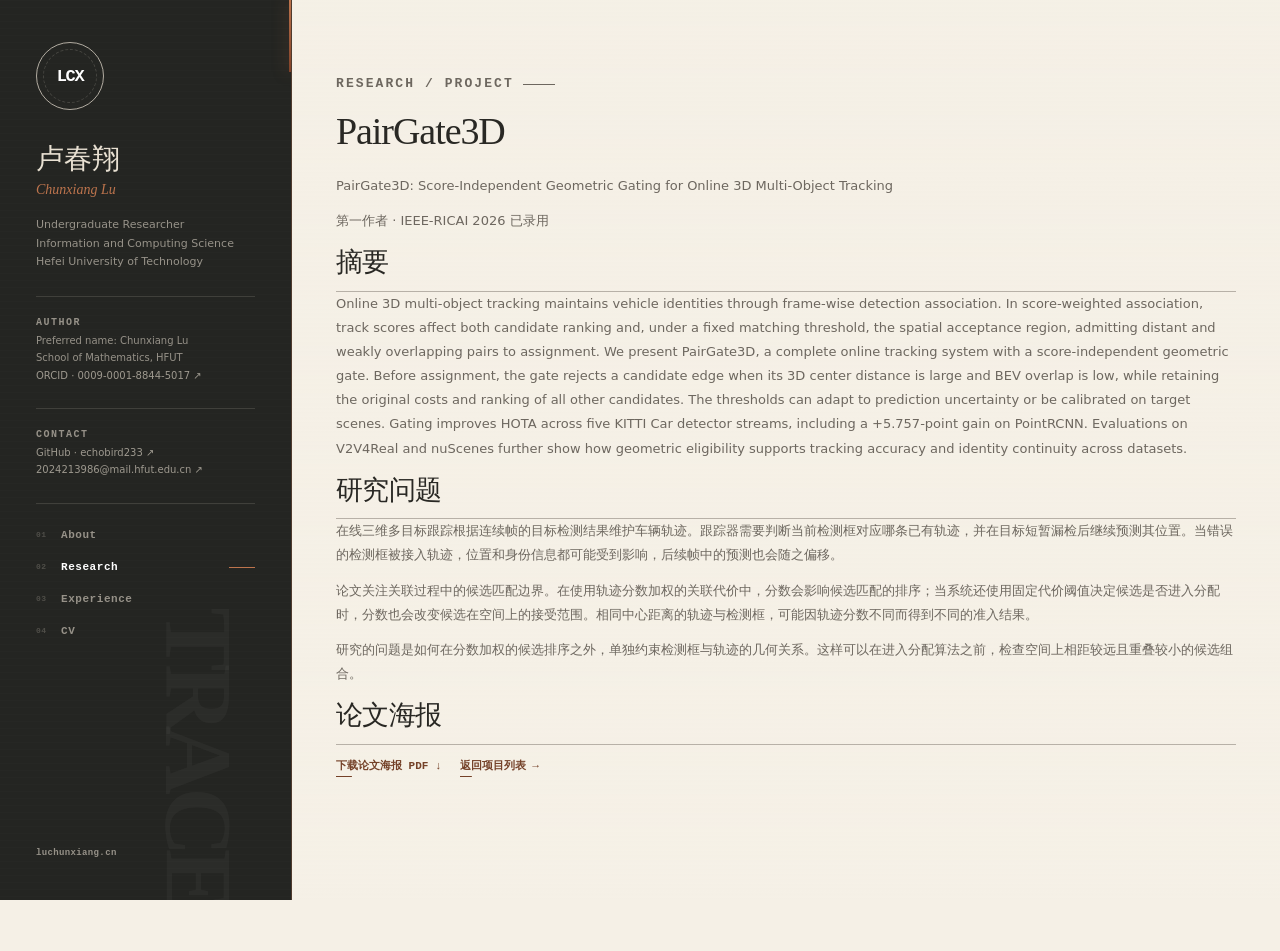
<file: projects/pairgate3d.html>
<!doctype html>
<html lang="zh-CN">
  <head>
    <meta charset="utf-8">
    <meta name="viewport" content="width=device-width, initial-scale=1">
    <title>PairGate3D｜卢春翔 Chunxiang Lu</title>
    <meta name="description" content="PairGate3D：面向在线三维多目标跟踪的独立于分数的几何门控方法。">
    <link rel="canonical" href="https://luchunxiang.cn/projects/pairgate3d.html">
    <meta property="og:type" content="article">
    <meta property="og:title" content="PairGate3D｜卢春翔 Chunxiang Lu">
    <meta property="og:description" content="从数学理论到三维感知与运动建模的研究记录。">
    <meta property="og:url" content="https://luchunxiang.cn/projects/pairgate3d.html">
    <link rel="icon" href="/assets/favicon.svg" type="image/svg+xml">
    <link rel="stylesheet" href="/styles.css">
  </head>
  <body>
    <a class="skip-link" href="#main-content">跳到主要内容</a>
    <div class="site-shell">
      <aside class="profile-rail" aria-label="个人身份与导航">
        <div class="profile-top">
          <a class="monogram" href="/" aria-label="返回首页">LCX</a>
          <div><p class="profile-name">卢春翔</p><p class="profile-name-en">Chunxiang Lu</p></div>
          <button class="mobile-menu-button" type="button" aria-expanded="false" aria-controls="profile-nav">MENU</button>
          <p class="profile-role">Undergraduate Researcher<br>Information and Computing Science<br>Hefei University of Technology</p>
        </div>
        <div class="profile-desktop-details">
          <div class="profile-block"><p class="profile-label">Author</p><p>Preferred name: Chunxiang Lu</p><p>School of Mathematics, HFUT</p><a href="https://orcid.org/0009-0001-8844-5017" target="_blank" rel="noopener noreferrer">ORCID · 0009-0001-8844-5017 ↗</a></div>
          <div class="profile-block"><p class="profile-label">Contact</p><a href="https://github.com/echobird233" target="_blank" rel="noopener noreferrer">GitHub · echobird233 ↗</a><a href="mailto:2024213986@mail.hfut.edu.cn">2024213986@mail.hfut.edu.cn ↗</a></div>
        </div>
        <details class="profile-mobile-details"><summary>Author &amp; contact information</summary><div class="profile-block"><p>Preferred name: Chunxiang Lu</p><p>School of Mathematics, HFUT</p><a href="https://orcid.org/0009-0001-8844-5017" target="_blank" rel="noopener noreferrer">ORCID ↗</a><a href="https://github.com/echobird233" target="_blank" rel="noopener noreferrer">GitHub ↗</a><a href="mailto:2024213986@mail.hfut.edu.cn">HFUT email ↗</a></div></details>
        <nav id="profile-nav" class="profile-nav" aria-label="主导航"><a href="/#about">About</a><a href="/#research" aria-current="page">Research</a><a href="/#experience">Experience</a><a href="/resume.html">CV</a></nav>
        <p class="profile-foot">luchunxiang.cn</p>
      </aside>

      <main id="main-content" class="document">
        <section class="document-section prose">
          <p class="section-kicker">Research / Project</p>
          <h1>PairGate3D</h1>
            <p class="entry-meta">PairGate3D: Score-Independent Geometric Gating for Online 3D Multi-Object Tracking</p>
            <p class="entry-role">第一作者 · IEEE-RICAI 2026 已录用</p>
            <h2>摘要</h2>
            <p lang="en">Online 3D multi-object tracking maintains vehicle identities through frame-wise detection association. In score-weighted association, track scores affect both candidate ranking and, under a fixed matching threshold, the spatial acceptance region, admitting distant and weakly overlapping pairs to assignment. We present PairGate3D, a complete online tracking system with a score-independent geometric gate. Before assignment, the gate rejects a candidate edge when its 3D center distance is large and BEV overlap is low, while retaining the original costs and ranking of all other candidates. The thresholds can adapt to prediction uncertainty or be calibrated on target scenes. Gating improves HOTA across five KITTI Car detector streams, including a +5.757-point gain on PointRCNN. Evaluations on V2V4Real and nuScenes further show how geometric eligibility supports tracking accuracy and identity continuity across datasets.</p>
            <h2>研究问题</h2>
            <p>在线三维多目标跟踪根据连续帧的目标检测结果维护车辆轨迹。跟踪器需要判断当前检测框对应哪条已有轨迹，并在目标短暂漏检后继续预测其位置。当错误的检测框被接入轨迹，位置和身份信息都可能受到影响，后续帧中的预测也会随之偏移。</p>
            <p>论文关注关联过程中的候选匹配边界。在使用轨迹分数加权的关联代价中，分数会影响候选匹配的排序；当系统还使用固定代价阈值决定候选是否进入分配时，分数也会改变候选在空间上的接受范围。相同中心距离的轨迹与检测框，可能因轨迹分数不同而得到不同的准入结果。</p>
            <p>研究的问题是如何在分数加权的候选排序之外，单独约束检测框与轨迹的几何关系。这样可以在进入分配算法之前，检查空间上相距较远且重叠较小的候选组合。</p>
            <h2>论文海报</h2>
            <div class="inline-links"><a href="/assets/pairgate3d-poster.pdf" download>下载论文海报 PDF ↓</a><a href="/#research">返回项目列表 →</a></div>
        </section>
      </main>
    </div>
    <script src="/script.js"></script>
  </body>
</html>
</file>
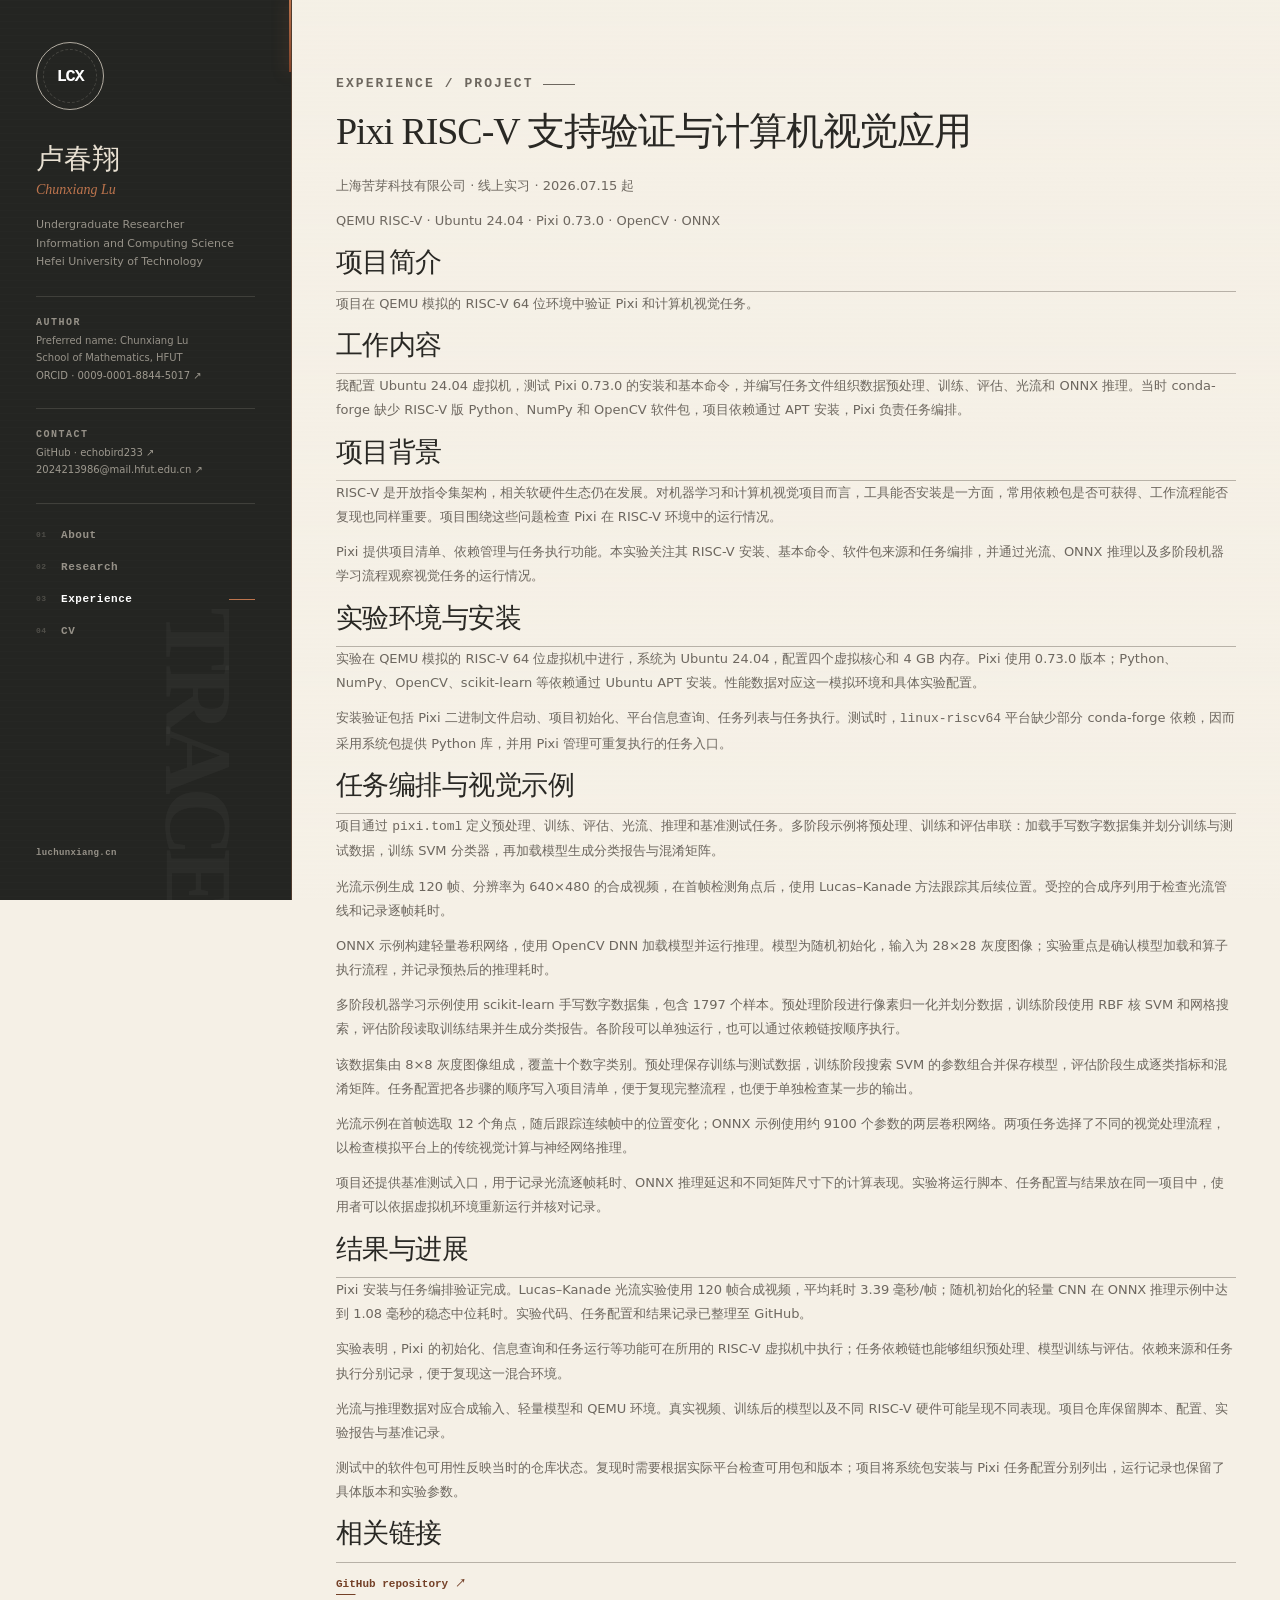
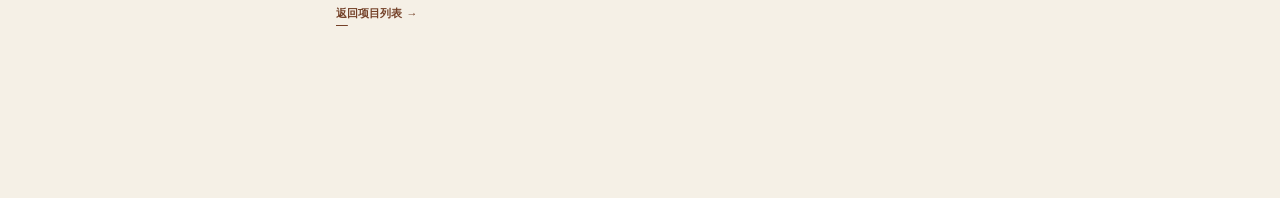
<file: projects/pixi-riscv.html>
<!doctype html>
<html lang="zh-CN">
  <head>
    <meta charset="utf-8">
    <meta name="viewport" content="width=device-width, initial-scale=1">
    <title>Pixi RISC-V 计算机视觉验证｜卢春翔 Chunxiang Lu</title>
    <meta name="description" content="Pixi 在 RISC-V 模拟环境中的安装、任务编排和计算机视觉验证。">
    <link rel="canonical" href="https://luchunxiang.cn/projects/pixi-riscv.html">
    <meta property="og:type" content="article">
    <meta property="og:title" content="Pixi RISC-V 计算机视觉验证｜卢春翔 Chunxiang Lu">
    <meta property="og:description" content="开源软件开发、复现实验、测试验证与技术文档。">
    <meta property="og:url" content="https://luchunxiang.cn/projects/pixi-riscv.html">
    <link rel="icon" href="/assets/favicon.svg" type="image/svg+xml">
    <link rel="stylesheet" href="/styles.css">
  </head>
  <body>
    <a class="skip-link" href="#main-content">跳到主要内容</a>
    <div class="site-shell">
      <aside class="profile-rail" aria-label="个人身份与导航">
        <div class="profile-top">
          <a class="monogram" href="/" aria-label="返回首页">LCX</a>
          <div><p class="profile-name">卢春翔</p><p class="profile-name-en">Chunxiang Lu</p></div>
          <button class="mobile-menu-button" type="button" aria-expanded="false" aria-controls="profile-nav">MENU</button>
          <p class="profile-role">Undergraduate Researcher<br>Information and Computing Science<br>Hefei University of Technology</p>
        </div>
        <div class="profile-desktop-details">
          <div class="profile-block"><p class="profile-label">Author</p><p>Preferred name: Chunxiang Lu</p><p>School of Mathematics, HFUT</p><a href="https://orcid.org/0009-0001-8844-5017" target="_blank" rel="noopener noreferrer">ORCID · 0009-0001-8844-5017 ↗</a></div>
          <div class="profile-block"><p class="profile-label">Contact</p><a href="https://github.com/echobird233" target="_blank" rel="noopener noreferrer">GitHub · echobird233 ↗</a><a href="mailto:2024213986@mail.hfut.edu.cn">2024213986@mail.hfut.edu.cn ↗</a></div>
        </div>
        <details class="profile-mobile-details"><summary>Author &amp; contact information</summary><div class="profile-block"><p>Preferred name: Chunxiang Lu</p><p>School of Mathematics, HFUT</p><a href="https://orcid.org/0009-0001-8844-5017" target="_blank" rel="noopener noreferrer">ORCID ↗</a><a href="https://github.com/echobird233" target="_blank" rel="noopener noreferrer">GitHub ↗</a><a href="mailto:2024213986@mail.hfut.edu.cn">HFUT email ↗</a></div></details>
        <nav id="profile-nav" class="profile-nav" aria-label="主导航"><a href="/#about">About</a><a href="/#research">Research</a><a href="/#experience" aria-current="page">Experience</a><a href="/resume.html">CV</a></nav>
        <p class="profile-foot">luchunxiang.cn</p>
      </aside>

      <main id="main-content" class="document">
        <section class="document-section prose">
          <p class="section-kicker">Experience / Project</p>
          <h1>Pixi RISC-V 支持验证与计算机视觉应用</h1>
          <p class="entry-role">上海苦芽科技有限公司 · 线上实习 · 2026.07.15 起</p>
          <p class="entry-meta">QEMU RISC-V · Ubuntu 24.04 · Pixi 0.73.0 · OpenCV · ONNX</p>
          <h2>项目简介</h2>
          <p>项目在 QEMU 模拟的 RISC-V 64 位环境中验证 Pixi 和计算机视觉任务。</p>
          <h2>工作内容</h2>
          <p>我配置 Ubuntu 24.04 虚拟机，测试 Pixi 0.73.0 的安装和基本命令，并编写任务文件组织数据预处理、训练、评估、光流和 ONNX 推理。当时 conda-forge 缺少 RISC-V 版 Python、NumPy 和 OpenCV 软件包，项目依赖通过 APT 安装，Pixi 负责任务编排。</p>
          <h2>项目背景</h2>
          <p>RISC-V 是开放指令集架构，相关软硬件生态仍在发展。对机器学习和计算机视觉项目而言，工具能否安装是一方面，常用依赖包是否可获得、工作流程能否复现也同样重要。项目围绕这些问题检查 Pixi 在 RISC-V 环境中的运行情况。</p>
          <p>Pixi 提供项目清单、依赖管理与任务执行功能。本实验关注其 RISC-V 安装、基本命令、软件包来源和任务编排，并通过光流、ONNX 推理以及多阶段机器学习流程观察视觉任务的运行情况。</p>
          <h2>实验环境与安装</h2>
          <p>实验在 QEMU 模拟的 RISC-V 64 位虚拟机中进行，系统为 Ubuntu 24.04，配置四个虚拟核心和 4 GB 内存。Pixi 使用 0.73.0 版本；Python、NumPy、OpenCV、scikit-learn 等依赖通过 Ubuntu APT 安装。性能数据对应这一模拟环境和具体实验配置。</p>
          <p>安装验证包括 Pixi 二进制文件启动、项目初始化、平台信息查询、任务列表与任务执行。测试时，<code>linux-riscv64</code> 平台缺少部分 conda-forge 依赖，因而采用系统包提供 Python 库，并用 Pixi 管理可重复执行的任务入口。</p>
          <h2>任务编排与视觉示例</h2>
          <p>项目通过 <code>pixi.toml</code> 定义预处理、训练、评估、光流、推理和基准测试任务。多阶段示例将预处理、训练和评估串联：加载手写数字数据集并划分训练与测试数据，训练 SVM 分类器，再加载模型生成分类报告与混淆矩阵。</p>
          <p>光流示例生成 120 帧、分辨率为 640×480 的合成视频，在首帧检测角点后，使用 Lucas–Kanade 方法跟踪其后续位置。受控的合成序列用于检查光流管线和记录逐帧耗时。</p>
          <p>ONNX 示例构建轻量卷积网络，使用 OpenCV DNN 加载模型并运行推理。模型为随机初始化，输入为 28×28 灰度图像；实验重点是确认模型加载和算子执行流程，并记录预热后的推理耗时。</p>
          <p>多阶段机器学习示例使用 scikit-learn 手写数字数据集，包含 1797 个样本。预处理阶段进行像素归一化并划分数据，训练阶段使用 RBF 核 SVM 和网格搜索，评估阶段读取训练结果并生成分类报告。各阶段可以单独运行，也可以通过依赖链按顺序执行。</p>
          <p>该数据集由 8×8 灰度图像组成，覆盖十个数字类别。预处理保存训练与测试数据，训练阶段搜索 SVM 的参数组合并保存模型，评估阶段生成逐类指标和混淆矩阵。任务配置把各步骤的顺序写入项目清单，便于复现完整流程，也便于单独检查某一步的输出。</p>
          <p>光流示例在首帧选取 12 个角点，随后跟踪连续帧中的位置变化；ONNX 示例使用约 9100 个参数的两层卷积网络。两项任务选择了不同的视觉处理流程，以检查模拟平台上的传统视觉计算与神经网络推理。</p>
          <p>项目还提供基准测试入口，用于记录光流逐帧耗时、ONNX 推理延迟和不同矩阵尺寸下的计算表现。实验将运行脚本、任务配置与结果放在同一项目中，使用者可以依据虚拟机环境重新运行并核对记录。</p>
          <h2>结果与进展</h2>
          <p>Pixi 安装与任务编排验证完成。Lucas–Kanade 光流实验使用 120 帧合成视频，平均耗时 3.39 毫秒/帧；随机初始化的轻量 CNN 在 ONNX 推理示例中达到 1.08 毫秒的稳态中位耗时。实验代码、任务配置和结果记录已整理至 GitHub。</p>
          <p>实验表明，Pixi 的初始化、信息查询和任务运行等功能可在所用的 RISC-V 虚拟机中执行；任务依赖链也能够组织预处理、模型训练与评估。依赖来源和任务执行分别记录，便于复现这一混合环境。</p>
          <p>光流与推理数据对应合成输入、轻量模型和 QEMU 环境。真实视频、训练后的模型以及不同 RISC-V 硬件可能呈现不同表现。项目仓库保留脚本、配置、实验报告与基准记录。</p>
          <p>测试中的软件包可用性反映当时的仓库状态。复现时需要根据实际平台检查可用包和版本；项目将系统包安装与 Pixi 任务配置分别列出，运行记录也保留了具体版本和实验参数。</p>
          <h2>相关链接</h2>
          <div class="inline-links"><a href="https://github.com/echobird233/pixi-riscv-vision-validation" target="_blank" rel="noopener noreferrer">GitHub repository ↗</a></div>
        
          <div class="inline-links"><a href="/#experience">返回项目列表 →</a></div>
        </section>
      </main>
    </div>
    <script src="/script.js"></script>
  </body>
</html>
</file>
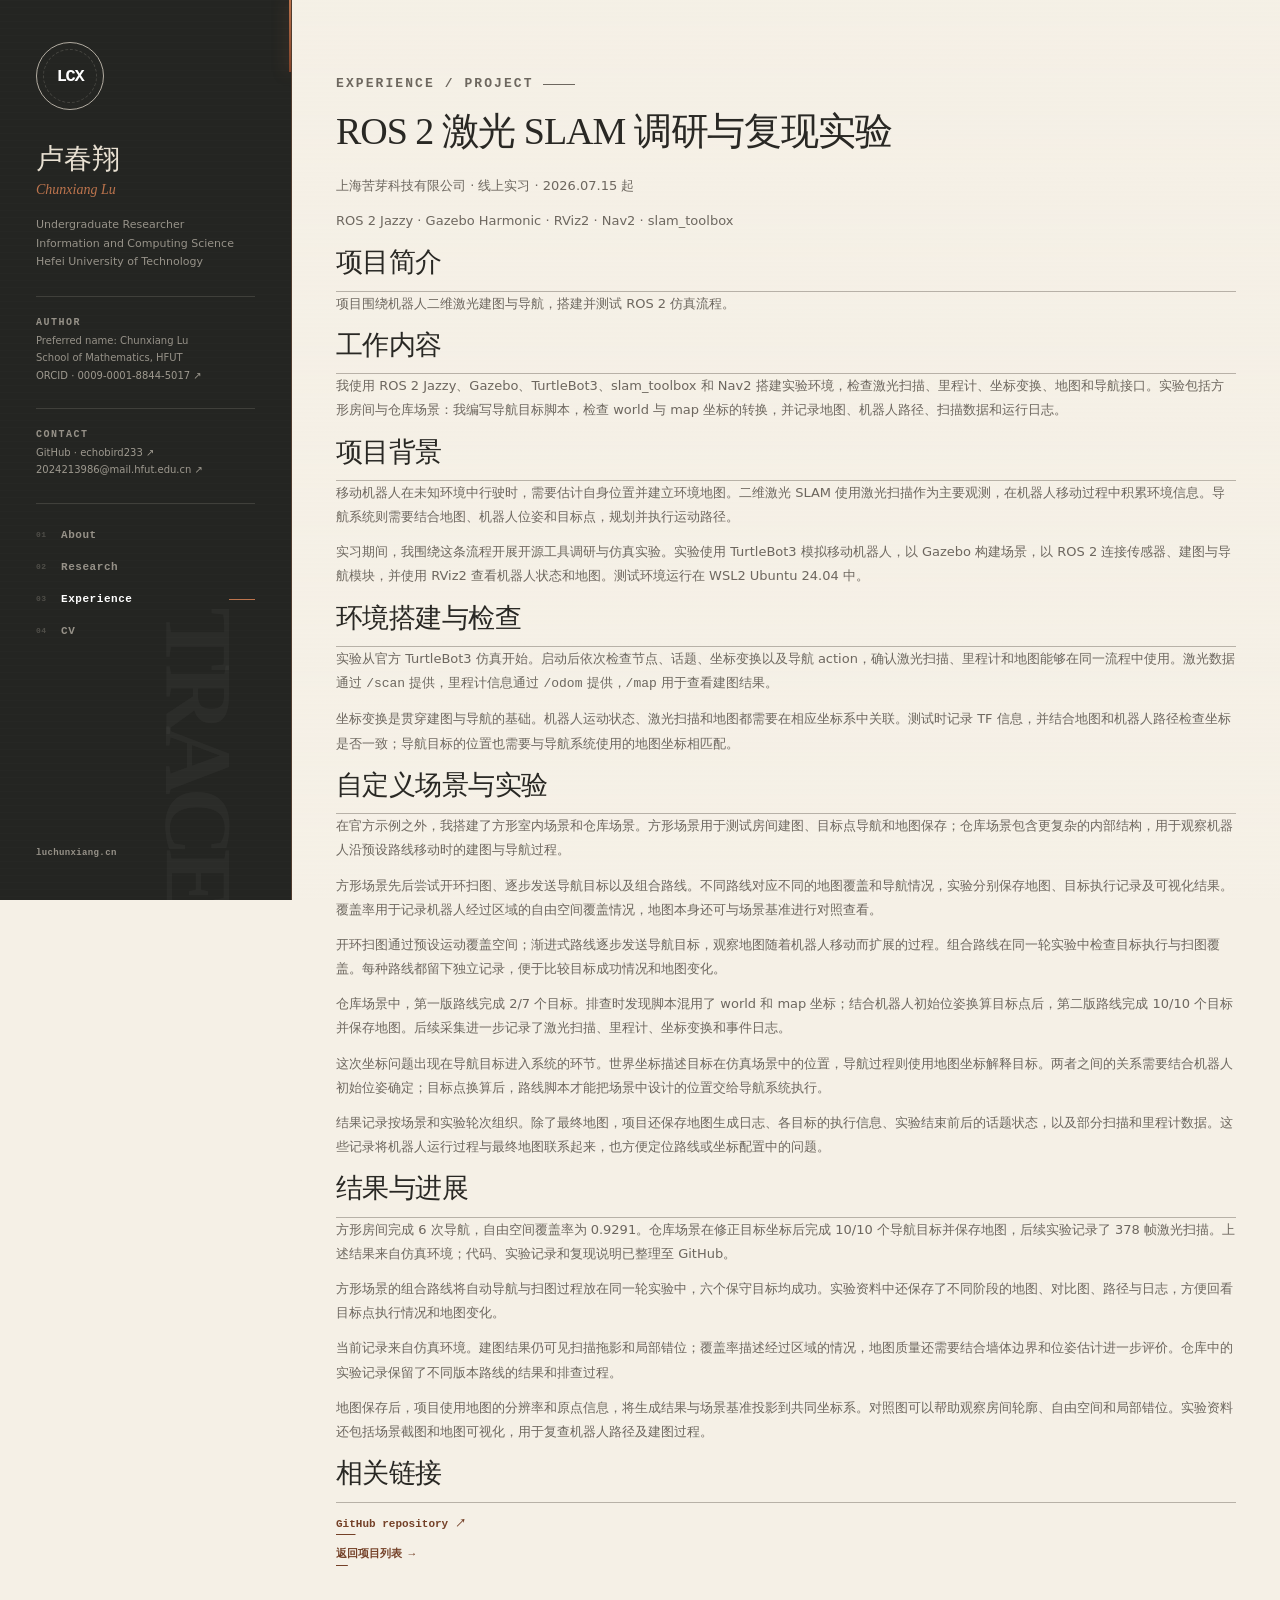
<file: projects/ros2-slam.html>
<!doctype html>
<html lang="zh-CN">
  <head>
    <meta charset="utf-8">
    <meta name="viewport" content="width=device-width, initial-scale=1">
    <title>ROS 2 激光 SLAM 仿真｜卢春翔 Chunxiang Lu</title>
    <meta name="description" content="ROS 2 激光 SLAM 调研、机器人仿真、二维建图与导航实验。">
    <link rel="canonical" href="https://luchunxiang.cn/projects/ros2-slam.html">
    <meta property="og:type" content="article">
    <meta property="og:title" content="ROS 2 激光 SLAM 仿真｜卢春翔 Chunxiang Lu">
    <meta property="og:description" content="开源软件开发、复现实验、测试验证与技术文档。">
    <meta property="og:url" content="https://luchunxiang.cn/projects/ros2-slam.html">
    <link rel="icon" href="/assets/favicon.svg" type="image/svg+xml">
    <link rel="stylesheet" href="/styles.css">
  </head>
  <body>
    <a class="skip-link" href="#main-content">跳到主要内容</a>
    <div class="site-shell">
      <aside class="profile-rail" aria-label="个人身份与导航">
        <div class="profile-top">
          <a class="monogram" href="/" aria-label="返回首页">LCX</a>
          <div><p class="profile-name">卢春翔</p><p class="profile-name-en">Chunxiang Lu</p></div>
          <button class="mobile-menu-button" type="button" aria-expanded="false" aria-controls="profile-nav">MENU</button>
          <p class="profile-role">Undergraduate Researcher<br>Information and Computing Science<br>Hefei University of Technology</p>
        </div>
        <div class="profile-desktop-details">
          <div class="profile-block"><p class="profile-label">Author</p><p>Preferred name: Chunxiang Lu</p><p>School of Mathematics, HFUT</p><a href="https://orcid.org/0009-0001-8844-5017" target="_blank" rel="noopener noreferrer">ORCID · 0009-0001-8844-5017 ↗</a></div>
          <div class="profile-block"><p class="profile-label">Contact</p><a href="https://github.com/echobird233" target="_blank" rel="noopener noreferrer">GitHub · echobird233 ↗</a><a href="mailto:2024213986@mail.hfut.edu.cn">2024213986@mail.hfut.edu.cn ↗</a></div>
        </div>
        <details class="profile-mobile-details"><summary>Author &amp; contact information</summary><div class="profile-block"><p>Preferred name: Chunxiang Lu</p><p>School of Mathematics, HFUT</p><a href="https://orcid.org/0009-0001-8844-5017" target="_blank" rel="noopener noreferrer">ORCID ↗</a><a href="https://github.com/echobird233" target="_blank" rel="noopener noreferrer">GitHub ↗</a><a href="mailto:2024213986@mail.hfut.edu.cn">HFUT email ↗</a></div></details>
        <nav id="profile-nav" class="profile-nav" aria-label="主导航"><a href="/#about">About</a><a href="/#research">Research</a><a href="/#experience" aria-current="page">Experience</a><a href="/resume.html">CV</a></nav>
        <p class="profile-foot">luchunxiang.cn</p>
      </aside>

      <main id="main-content" class="document">
        <section class="document-section prose">
          <p class="section-kicker">Experience / Project</p>
          <h1>ROS 2 激光 SLAM 调研与复现实验</h1>
          <p class="entry-role">上海苦芽科技有限公司 · 线上实习 · 2026.07.15 起</p>
          <p class="entry-meta">ROS 2 Jazzy · Gazebo Harmonic · RViz2 · Nav2 · slam_toolbox</p>
          <h2>项目简介</h2>
          <p>项目围绕机器人二维激光建图与导航，搭建并测试 ROS 2 仿真流程。</p>
          <h2>工作内容</h2>
          <p>我使用 ROS 2 Jazzy、Gazebo、TurtleBot3、slam_toolbox 和 Nav2 搭建实验环境，检查激光扫描、里程计、坐标变换、地图和导航接口。实验包括方形房间与仓库场景：我编写导航目标脚本，检查 world 与 map 坐标的转换，并记录地图、机器人路径、扫描数据和运行日志。</p>
          <h2>项目背景</h2>
          <p>移动机器人在未知环境中行驶时，需要估计自身位置并建立环境地图。二维激光 SLAM 使用激光扫描作为主要观测，在机器人移动过程中积累环境信息。导航系统则需要结合地图、机器人位姿和目标点，规划并执行运动路径。</p>
          <p>实习期间，我围绕这条流程开展开源工具调研与仿真实验。实验使用 TurtleBot3 模拟移动机器人，以 Gazebo 构建场景，以 ROS 2 连接传感器、建图与导航模块，并使用 RViz2 查看机器人状态和地图。测试环境运行在 WSL2 Ubuntu 24.04 中。</p>
          <h2>环境搭建与检查</h2>
          <p>实验从官方 TurtleBot3 仿真开始。启动后依次检查节点、话题、坐标变换以及导航 action，确认激光扫描、里程计和地图能够在同一流程中使用。激光数据通过 <code>/scan</code> 提供，里程计信息通过 <code>/odom</code> 提供，<code>/map</code> 用于查看建图结果。</p>
          <p>坐标变换是贯穿建图与导航的基础。机器人运动状态、激光扫描和地图都需要在相应坐标系中关联。测试时记录 TF 信息，并结合地图和机器人路径检查坐标是否一致；导航目标的位置也需要与导航系统使用的地图坐标相匹配。</p>
          <h2>自定义场景与实验</h2>
          <p>在官方示例之外，我搭建了方形室内场景和仓库场景。方形场景用于测试房间建图、目标点导航和地图保存；仓库场景包含更复杂的内部结构，用于观察机器人沿预设路线移动时的建图与导航过程。</p>
          <p>方形场景先后尝试开环扫图、逐步发送导航目标以及组合路线。不同路线对应不同的地图覆盖和导航情况，实验分别保存地图、目标执行记录及可视化结果。覆盖率用于记录机器人经过区域的自由空间覆盖情况，地图本身还可与场景基准进行对照查看。</p>
          <p>开环扫图通过预设运动覆盖空间；渐进式路线逐步发送导航目标，观察地图随着机器人移动而扩展的过程。组合路线在同一轮实验中检查目标执行与扫图覆盖。每种路线都留下独立记录，便于比较目标成功情况和地图变化。</p>
          <p>仓库场景中，第一版路线完成 2/7 个目标。排查时发现脚本混用了 world 和 map 坐标；结合机器人初始位姿换算目标点后，第二版路线完成 10/10 个目标并保存地图。后续采集进一步记录了激光扫描、里程计、坐标变换和事件日志。</p>
          <p>这次坐标问题出现在导航目标进入系统的环节。世界坐标描述目标在仿真场景中的位置，导航过程则使用地图坐标解释目标。两者之间的关系需要结合机器人初始位姿确定；目标点换算后，路线脚本才能把场景中设计的位置交给导航系统执行。</p>
          <p>结果记录按场景和实验轮次组织。除了最终地图，项目还保存地图生成日志、各目标的执行信息、实验结束前后的话题状态，以及部分扫描和里程计数据。这些记录将机器人运行过程与最终地图联系起来，也方便定位路线或坐标配置中的问题。</p>
          <h2>结果与进展</h2>
          <p>方形房间完成 6 次导航，自由空间覆盖率为 0.9291。仓库场景在修正目标坐标后完成 10/10 个导航目标并保存地图，后续实验记录了 378 帧激光扫描。上述结果来自仿真环境；代码、实验记录和复现说明已整理至 GitHub。</p>
          <p>方形场景的组合路线将自动导航与扫图过程放在同一轮实验中，六个保守目标均成功。实验资料中还保存了不同阶段的地图、对比图、路径与日志，方便回看目标点执行情况和地图变化。</p>
          <p>当前记录来自仿真环境。建图结果仍可见扫描拖影和局部错位；覆盖率描述经过区域的情况，地图质量还需要结合墙体边界和位姿估计进一步评价。仓库中的实验记录保留了不同版本路线的结果和排查过程。</p>
          <p>地图保存后，项目使用地图的分辨率和原点信息，将生成结果与场景基准投影到共同坐标系。对照图可以帮助观察房间轮廓、自由空间和局部错位。实验资料还包括场景截图和地图可视化，用于复查机器人路径及建图过程。</p>
          <h2>相关链接</h2>
          <div class="inline-links"><a href="https://github.com/echobird233/ros2-lidar-slam-study" target="_blank" rel="noopener noreferrer">GitHub repository ↗</a></div>
        
          <div class="inline-links"><a href="/#experience">返回项目列表 →</a></div>
        </section>
      </main>
    </div>
    <script src="/script.js"></script>
  </body>
</html>
</file>
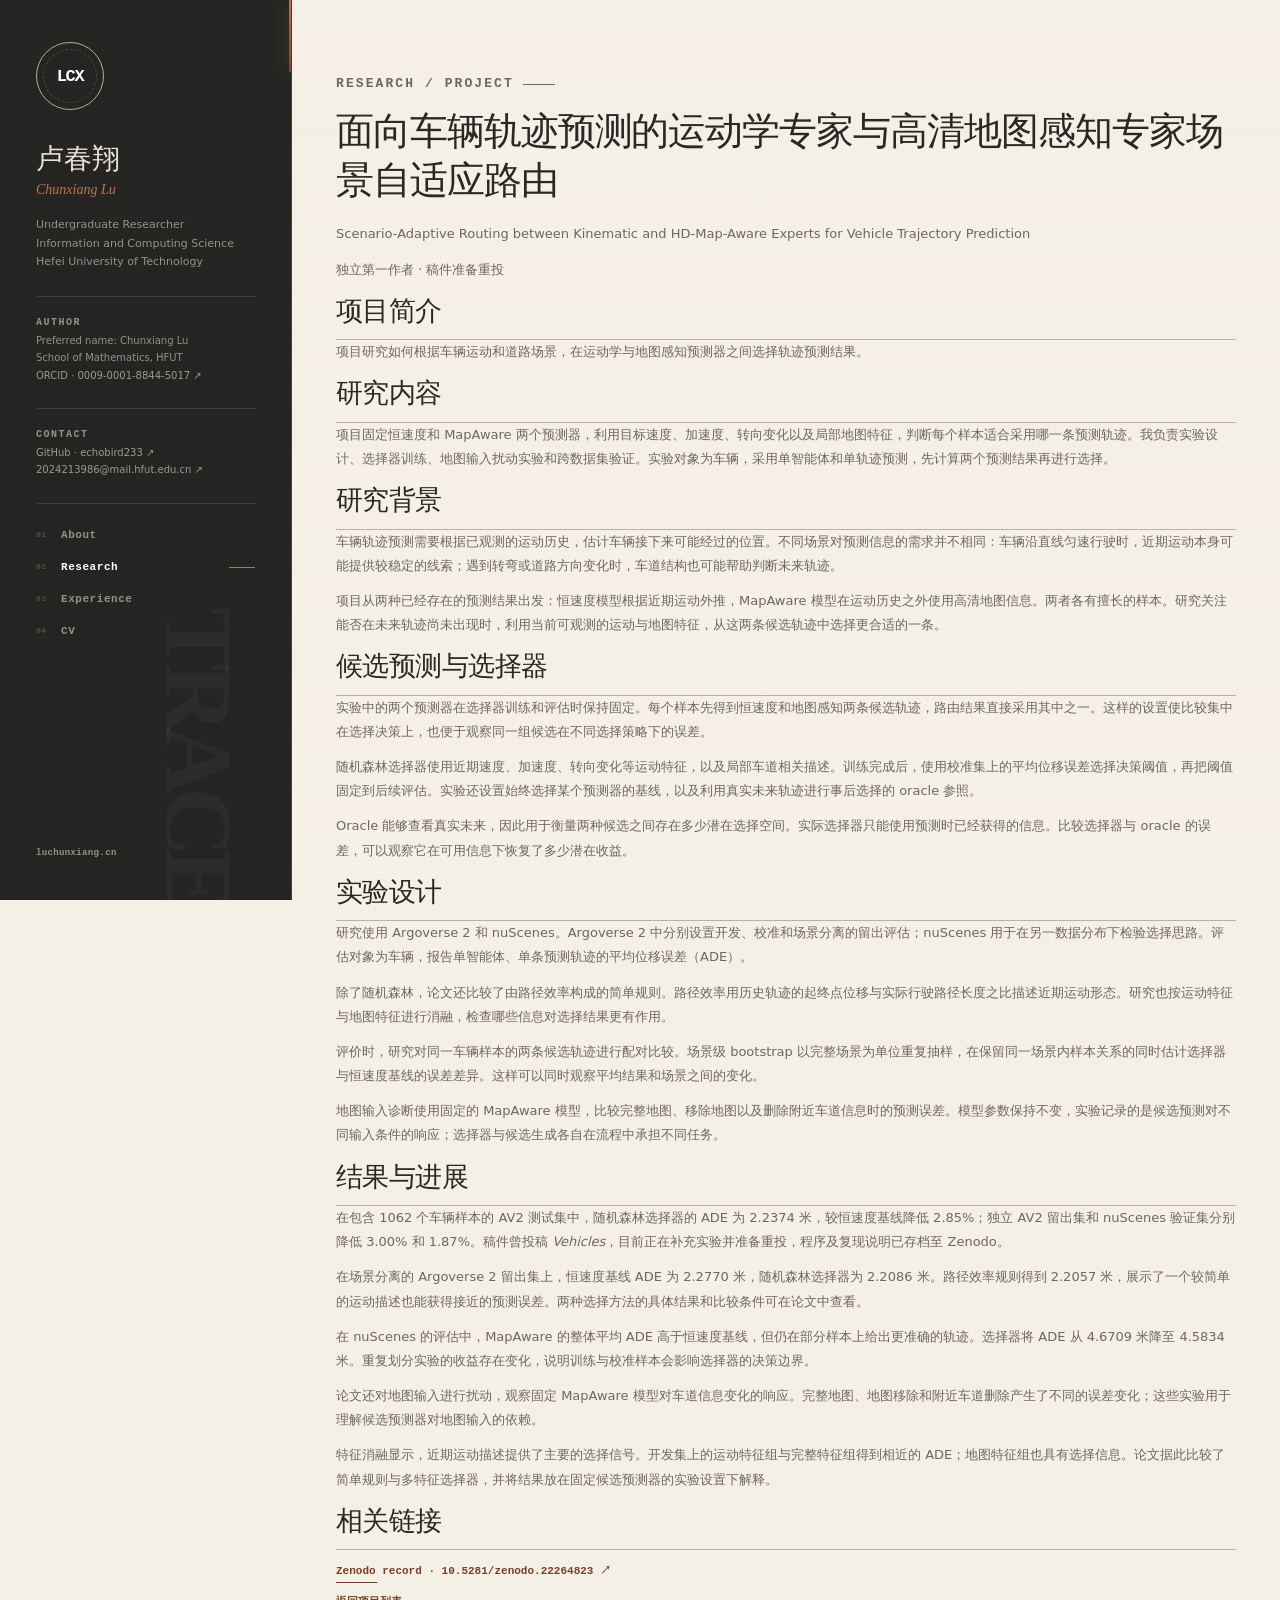
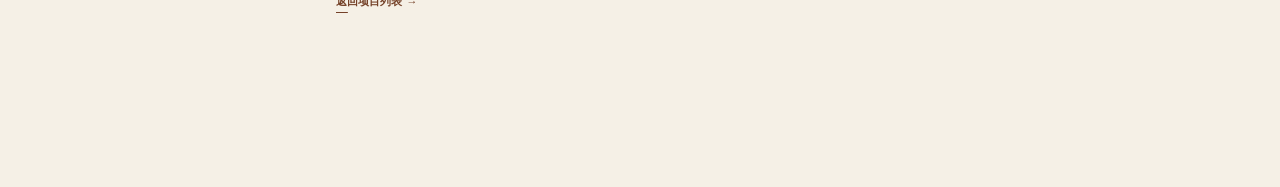
<file: projects/trajectory-routing.html>
<!doctype html>
<html lang="zh-CN">
  <head>
    <meta charset="utf-8">
    <meta name="viewport" content="width=device-width, initial-scale=1">
    <title>场景自适应车辆轨迹预测｜卢春翔 Chunxiang Lu</title>
    <meta name="description" content="面向车辆轨迹预测的运动学专家与高清地图感知专家场景自适应路由。">
    <link rel="canonical" href="https://luchunxiang.cn/projects/trajectory-routing.html">
    <meta property="og:type" content="article">
    <meta property="og:title" content="场景自适应车辆轨迹预测｜卢春翔 Chunxiang Lu">
    <meta property="og:description" content="从数学理论到三维感知与运动建模的研究记录。">
    <meta property="og:url" content="https://luchunxiang.cn/projects/trajectory-routing.html">
    <link rel="icon" href="/assets/favicon.svg" type="image/svg+xml">
    <link rel="stylesheet" href="/styles.css">
  </head>
  <body>
    <a class="skip-link" href="#main-content">跳到主要内容</a>
    <div class="site-shell">
      <aside class="profile-rail" aria-label="个人身份与导航">
        <div class="profile-top">
          <a class="monogram" href="/" aria-label="返回首页">LCX</a>
          <div><p class="profile-name">卢春翔</p><p class="profile-name-en">Chunxiang Lu</p></div>
          <button class="mobile-menu-button" type="button" aria-expanded="false" aria-controls="profile-nav">MENU</button>
          <p class="profile-role">Undergraduate Researcher<br>Information and Computing Science<br>Hefei University of Technology</p>
        </div>
        <div class="profile-desktop-details">
          <div class="profile-block"><p class="profile-label">Author</p><p>Preferred name: Chunxiang Lu</p><p>School of Mathematics, HFUT</p><a href="https://orcid.org/0009-0001-8844-5017" target="_blank" rel="noopener noreferrer">ORCID · 0009-0001-8844-5017 ↗</a></div>
          <div class="profile-block"><p class="profile-label">Contact</p><a href="https://github.com/echobird233" target="_blank" rel="noopener noreferrer">GitHub · echobird233 ↗</a><a href="mailto:2024213986@mail.hfut.edu.cn">2024213986@mail.hfut.edu.cn ↗</a></div>
        </div>
        <details class="profile-mobile-details"><summary>Author &amp; contact information</summary><div class="profile-block"><p>Preferred name: Chunxiang Lu</p><p>School of Mathematics, HFUT</p><a href="https://orcid.org/0009-0001-8844-5017" target="_blank" rel="noopener noreferrer">ORCID ↗</a><a href="https://github.com/echobird233" target="_blank" rel="noopener noreferrer">GitHub ↗</a><a href="mailto:2024213986@mail.hfut.edu.cn">HFUT email ↗</a></div></details>
        <nav id="profile-nav" class="profile-nav" aria-label="主导航"><a href="/#about">About</a><a href="/#research" aria-current="page">Research</a><a href="/#experience">Experience</a><a href="/resume.html">CV</a></nav>
        <p class="profile-foot">luchunxiang.cn</p>
      </aside>

      <main id="main-content" class="document">
        <section class="document-section prose">
          <p class="section-kicker">Research / Project</p>
          <h1>面向车辆轨迹预测的运动学专家与高清地图感知专家场景自适应路由</h1>
            <p class="entry-meta">Scenario-Adaptive Routing between Kinematic and HD-Map-Aware Experts for Vehicle Trajectory Prediction</p>
            <p class="entry-role">独立第一作者 · 稿件准备重投</p>
            <h2>项目简介</h2>
            <p>项目研究如何根据车辆运动和道路场景，在运动学与地图感知预测器之间选择轨迹预测结果。</p>
            <h2>研究内容</h2>
            <p>项目固定恒速度和 MapAware 两个预测器，利用目标速度、加速度、转向变化以及局部地图特征，判断每个样本适合采用哪一条预测轨迹。我负责实验设计、选择器训练、地图输入扰动实验和跨数据集验证。实验对象为车辆，采用单智能体和单轨迹预测，先计算两个预测结果再进行选择。</p>
            <h2>研究背景</h2>
            <p>车辆轨迹预测需要根据已观测的运动历史，估计车辆接下来可能经过的位置。不同场景对预测信息的需求并不相同：车辆沿直线匀速行驶时，近期运动本身可能提供较稳定的线索；遇到转弯或道路方向变化时，车道结构也可能帮助判断未来轨迹。</p>
            <p>项目从两种已经存在的预测结果出发：恒速度模型根据近期运动外推，MapAware 模型在运动历史之外使用高清地图信息。两者各有擅长的样本。研究关注能否在未来轨迹尚未出现时，利用当前可观测的运动与地图特征，从这两条候选轨迹中选择更合适的一条。</p>
            <h2>候选预测与选择器</h2>
            <p>实验中的两个预测器在选择器训练和评估时保持固定。每个样本先得到恒速度和地图感知两条候选轨迹，路由结果直接采用其中之一。这样的设置使比较集中在选择决策上，也便于观察同一组候选在不同选择策略下的误差。</p>
            <p>随机森林选择器使用近期速度、加速度、转向变化等运动特征，以及局部车道相关描述。训练完成后，使用校准集上的平均位移误差选择决策阈值，再把阈值固定到后续评估。实验还设置始终选择某个预测器的基线，以及利用真实未来轨迹进行事后选择的 oracle 参照。</p>
            <p>Oracle 能够查看真实未来，因此用于衡量两种候选之间存在多少潜在选择空间。实际选择器只能使用预测时已经获得的信息。比较选择器与 oracle 的误差，可以观察它在可用信息下恢复了多少潜在收益。</p>
            <h2>实验设计</h2>
            <p>研究使用 Argoverse 2 和 nuScenes。Argoverse 2 中分别设置开发、校准和场景分离的留出评估；nuScenes 用于在另一数据分布下检验选择思路。评估对象为车辆，报告单智能体、单条预测轨迹的平均位移误差（ADE）。</p>
            <p>除了随机森林，论文还比较了由路径效率构成的简单规则。路径效率用历史轨迹的起终点位移与实际行驶路径长度之比描述近期运动形态。研究也按运动特征与地图特征进行消融，检查哪些信息对选择结果更有作用。</p>
            <p>评价时，研究对同一车辆样本的两条候选轨迹进行配对比较。场景级 bootstrap 以完整场景为单位重复抽样，在保留同一场景内样本关系的同时估计选择器与恒速度基线的误差差异。这样可以同时观察平均结果和场景之间的变化。</p>
            <p>地图输入诊断使用固定的 MapAware 模型，比较完整地图、移除地图以及删除附近车道信息时的预测误差。模型参数保持不变，实验记录的是候选预测对不同输入条件的响应；选择器与候选生成各自在流程中承担不同任务。</p>
            <h2>结果与进展</h2>
            <p>在包含 1062 个车辆样本的 AV2 测试集中，随机森林选择器的 ADE 为 2.2374 米，较恒速度基线降低 2.85%；独立 AV2 留出集和 nuScenes 验证集分别降低 3.00% 和 1.87%。稿件曾投稿 <em>Vehicles</em>，目前正在补充实验并准备重投，程序及复现说明已存档至 Zenodo。</p>
            <p>在场景分离的 Argoverse 2 留出集上，恒速度基线 ADE 为 2.2770 米，随机森林选择器为 2.2086 米。路径效率规则得到 2.2057 米，展示了一个较简单的运动描述也能获得接近的预测误差。两种选择方法的具体结果和比较条件可在论文中查看。</p>
            <p>在 nuScenes 的评估中，MapAware 的整体平均 ADE 高于恒速度基线，但仍在部分样本上给出更准确的轨迹。选择器将 ADE 从 4.6709 米降至 4.5834 米。重复划分实验的收益存在变化，说明训练与校准样本会影响选择器的决策边界。</p>
            <p>论文还对地图输入进行扰动，观察固定 MapAware 模型对车道信息变化的响应。完整地图、地图移除和附近车道删除产生了不同的误差变化；这些实验用于理解候选预测器对地图输入的依赖。</p>
            <p>特征消融显示，近期运动描述提供了主要的选择信号。开发集上的运动特征组与完整特征组得到相近的 ADE；地图特征组也具有选择信息。论文据此比较了简单规则与多特征选择器，并将结果放在固定候选预测器的实验设置下解释。</p>
            <h2>相关链接</h2>
            <div class="inline-links"><a href="https://doi.org/10.5281/zenodo.22264823" target="_blank" rel="noopener noreferrer">Zenodo record · 10.5281/zenodo.22264823 ↗</a></div>
          
          <div class="inline-links"><a href="/#research">返回项目列表 →</a></div>
        </section>
      </main>
    </div>
    <script src="/script.js"></script>
  </body>
</html>
</file>
<file: styles.css>
:root {
  --paper: #f5f0e6;
  --paper-deep: #eee7da;
  --rail: #242522;
  --rail-ink: #e8e0d2;
  --ink: #292824;
  --muted: #6d675f;
  --soft: #726960;
  --accent: #9a5735;
  --accent-bright: #bd744d;
  --accent-soft: #a16d51;
  --line: rgba(66, 57, 49, .18);
  --line-strong: rgba(66, 57, 49, .34);
  --rail-line: rgba(232, 224, 210, .14);
  --serif: Georgia, "Noto Serif SC", "Songti SC", STSong, serif;
  --sans: Inter, "PingFang SC", "Microsoft YaHei", system-ui, sans-serif;
  --mono: "SFMono-Regular", Consolas, "Liberation Mono", monospace;
  --pointer-x: 72vw;
  --pointer-y: 22vh;
}

* { box-sizing: border-box; }

html { scroll-behavior: smooth; }

body {
  margin: 0;
  overflow-x: clip;
  background-color: var(--paper);
  background-image: radial-gradient(rgba(74, 62, 52, .13) .65px, transparent .65px);
  background-size: 18px 18px;
  color: var(--ink);
  font-family: var(--sans);
  font-size: 16px;
  line-height: 1.76;
}

body::before {
  content: "";
  position: fixed;
  z-index: 0;
  inset: 0;
  background: linear-gradient(to bottom, rgba(245, 240, 230, .25), var(--paper) 900px);
  pointer-events: none;
}

a {
  color: var(--accent);
  text-decoration-thickness: 1px;
  text-underline-offset: 3px;
}

a:hover { color: var(--ink); }

a:focus-visible,
button:focus-visible,
summary:focus-visible {
  outline: 2px solid var(--accent-bright);
  outline-offset: 3px;
}

::selection {
  background: rgba(154, 87, 53, .22);
  color: var(--ink);
}

.skip-link {
  position: fixed;
  z-index: 140;
  top: -80px;
  left: 16px;
  padding: 8px 12px;
  background: var(--ink);
  color: var(--paper);
}

.skip-link:focus { top: 16px; }

.site-shell {
  position: relative;
  z-index: 2;
  display: grid;
  grid-template-columns: 292px minmax(0, 1fr);
  width: 100%;
  min-height: 100vh;
  align-items: start;
}

.profile-rail {
  position: sticky;
  top: 0;
  z-index: 20;
  display: flex;
  flex-direction: column;
  align-self: start;
  min-height: 100vh;
  max-height: 100vh;
  overflow: hidden auto;
  padding: 42px 36px 30px;
  border-right: 1px solid rgba(189, 116, 77, .28);
  background: var(--rail);
  color: var(--rail-ink);
  scrollbar-width: thin;
  scrollbar-color: rgba(232, 224, 210, .2) transparent;
}

.profile-rail::before {
  content: "";
  position: absolute;
  inset: 0;
  opacity: .1;
  background-image: linear-gradient(rgba(255, 255, 255, .09) 1px, transparent 1px);
  background-size: 100% 7px;
  pointer-events: none;
}

.profile-rail::after {
  content: "TRACE";
  position: absolute;
  z-index: 0;
  right: -56px;
  bottom: 105px;
  color: rgba(255, 255, 255, .035);
  font: 700 96px/.8 var(--serif);
  letter-spacing: -.08em;
  transform: rotate(90deg);
  pointer-events: none;
}

.profile-top,
.profile-desktop-details,
.profile-nav,
.profile-foot {
  position: relative;
  z-index: 2;
}

.monogram {
  position: relative;
  display: grid;
  place-items: center;
  width: 68px;
  height: 68px;
  overflow: hidden;
  margin-bottom: 32px;
  border: 1px solid rgba(232, 224, 210, .72);
  border-radius: 50%;
  color: #fff;
  font: 700 17px/1 var(--mono);
  letter-spacing: -.08em;
  text-decoration: none;
  isolation: isolate;
}

.monogram::before {
  content: "";
  position: absolute;
  z-index: -1;
  inset: -14px;
  background: var(--accent);
  transform: translateY(105%);
  transition: transform .65s cubic-bezier(.22, 1, .36, 1);
}

.monogram::after {
  content: "";
  position: absolute;
  inset: 6px;
  border: 1px dashed rgba(232, 224, 210, .18);
  border-radius: 50%;
  animation: monogram-spin 12s linear infinite;
}

.monogram:hover { color: #fff; }
.monogram:hover::before { transform: translateY(37%); }

.profile-name {
  margin: 0 0 3px;
  color: var(--rail-ink);
  font: 500 28px/1.2 var(--serif);
}

.profile-name-en {
  margin: 0;
  color: var(--accent-bright);
  font: italic 14px/1.5 var(--serif);
}

.profile-role {
  margin: 16px 0 0;
  color: rgba(232, 224, 210, .58);
  font-size: 11px;
  line-height: 1.72;
}

.profile-block {
  margin-top: 24px;
  padding-top: 17px;
  border-top: 1px solid var(--rail-line);
}

.profile-label {
  margin: 0 0 8px;
  color: var(--accent-bright);
  font: 700 9px/1 var(--mono);
  letter-spacing: .15em;
  text-transform: uppercase;
}

.profile-block p,
.profile-block a {
  display: block;
  margin: 0;
  color: rgba(232, 224, 210, .58);
  font-size: 10px;
  line-height: 1.75;
  overflow-wrap: anywhere;
}

.profile-block a {
  color: rgba(232, 224, 210, .62);
  text-decoration: none;
  transition: color .25s ease;
}

.profile-block a:hover { color: #fff; }

.profile-nav {
  display: grid;
  gap: 5px;
  margin-top: 24px;
  padding-top: 18px;
  border-top: 1px solid var(--rail-line);
  counter-reset: profile-nav;
}

.profile-nav a {
  display: grid;
  grid-template-columns: 25px 1fr auto;
  align-items: center;
  min-height: 27px;
  gap: 0;
  color: rgba(232, 224, 210, .58);
  font: 700 11px/1 var(--mono);
  letter-spacing: .05em;
  text-decoration: none;
  transition: color .25s ease, transform .25s ease;
}

.profile-nav a::before {
  counter-increment: profile-nav;
  content: counter(profile-nav, decimal-leading-zero);
  color: rgba(232, 224, 210, .22);
  font-size: 8px;
}

.profile-nav a::after {
  content: "";
  width: 0;
  height: 1px;
  background: var(--accent-bright);
  transition: width .35s cubic-bezier(.22, 1, .36, 1);
}

.profile-nav a:hover {
  color: var(--rail-ink);
  transform: translateX(3px);
}

.profile-nav a[aria-current="page"],
.profile-nav a.is-active { color: #fff; }

.profile-nav a[aria-current="page"]::after,
.profile-nav a.is-active::after { width: 26px; }

.profile-foot {
  margin-top: auto;
  padding-top: 21px;
  color: rgba(232, 224, 210, .58);
  font: 600 9px/1.65 var(--mono);
  letter-spacing: .04em;
}

.reading-progress {
  position: absolute;
  z-index: 4;
  top: 0;
  right: 0;
  width: 2px;
  height: var(--reading-progress, 8%);
  background: linear-gradient(var(--accent-bright), #814229);
  box-shadow: 0 0 15px rgba(189, 116, 77, .55);
  transition: height .12s linear;
  pointer-events: none;
}

.profile-mobile-details,
.mobile-menu-button { display: none; }

.document {
  position: relative;
  z-index: 2;
  width: min(940px, calc(100% - 88px));
  min-width: 0;
  margin: 0 auto;
  padding: 68px 0 110px;
}

.document-section {
  position: relative;
  margin-bottom: 66px;
  scroll-margin-top: 34px;
}

.section-kicker {
  display: inline-flex;
  align-items: center;
  gap: 9px;
  margin: 0 0 19px;
  color: var(--accent);
  font: 700 10px/1 var(--mono);
  letter-spacing: .16em;
  text-transform: uppercase;
}

.section-kicker::after {
  content: "";
  width: 32px;
  height: 1px;
  background: currentColor;
  transform-origin: left;
  opacity: .42;
  transform: scaleX(.22);
  transition: opacity .28s ease, transform .55s cubic-bezier(.22, 1, .36, 1);
}

.js.motion-ready .document-section.reveal-item.is-visible .section-kicker::after {
  opacity: 1;
  transform: scaleX(1);
  transition-delay: .08s;
}

.js.motion-ready .document-section.reveal-item h1,
.js.motion-ready .document-section.reveal-item h2 {
  opacity: .76;
  transform: translateY(7px);
  transition: opacity .42s ease, transform .5s cubic-bezier(.22, 1, .36, 1);
  transition-delay: .02s;
}

.js.motion-ready .document-section.reveal-item.is-visible h1,
.js.motion-ready .document-section.reveal-item.is-visible h2 {
  opacity: 1;
  transform: none;
  transition-delay: .14s;
}

.document h1 {
  margin: 0 0 18px;
  font: 500 clamp(31px, 3vw, 38px)/1.28 var(--serif);
  letter-spacing: -.028em;
}

.document h1.home-statement {
  max-width: 720px;
  margin-bottom: 27px;
  font-size: clamp(34px, 3.7vw, 48px);
  line-height: 1.12;
  letter-spacing: -.038em;
}

.document h1 em {
  color: var(--accent);
  font-weight: 400;
}

.document h2 {
  margin: 0;
  padding-bottom: 10px;
  border-bottom: 1px solid var(--line-strong);
  font: 500 27px/1.35 var(--serif);
  letter-spacing: -.02em;
}

.document h3 {
  margin: 0 0 5px;
  font: 500 18px/1.48 var(--serif);
}

.lead {
  max-width: 750px;
  margin: 0 0 13px;
  color: #59534c;
  font: 400 17px/1.95 var(--serif);
}

.research-lines {
  display: grid;
  grid-template-columns: minmax(0, .95fr) minmax(0, 1fr) minmax(0, 1.5fr);
  gap: 28px;
  margin-top: 29px;
  padding: 22px 0 0;
  border-top: 1px solid var(--line);
  color: #4f4a44;
  font-size: 13px;
  line-height: 1.8;
}

.research-lines p { margin: 0; }

.research-lines strong {
  display: block;
  margin: 0 0 8px;
  color: var(--accent);
  font: 700 10px/1 var(--mono);
  letter-spacing: .13em;
  text-transform: uppercase;
}

.dated-entry,
.note-entry {
  position: relative;
  transform-style: preserve-3d;
  transition: color .3s ease, background .3s ease, padding .35s ease, transform .18s ease-out;
}

.dated-entry {
  display: grid;
  grid-template-columns: 156px minmax(0, 1fr);
  gap: 30px;
  padding: 25px 7px 25px 0;
  border-bottom: 1px solid var(--line);
}

.dated-entry::before,
.note-entry::before {
  content: "";
  position: absolute;
  left: -17px;
  top: 0;
  bottom: 0;
  width: 2px;
  background: var(--accent);
  transform: scaleY(0);
  transform-origin: top;
  transition: transform .4s cubic-bezier(.22, 1, .36, 1);
}

.dated-entry:hover,
.note-entry:hover {
  padding-left: 10px;
  color: #7e452a;
  background: linear-gradient(90deg, rgba(154, 87, 53, .055), transparent 72%);
}

.dated-entry:hover::before,
.note-entry:hover::before { transform: scaleY(1); }

.entry-date {
  padding-top: 3px;
  color: var(--soft);
  font: 600 10px/1.6 var(--mono);
  letter-spacing: .04em;
  white-space: nowrap;
}

.entry-role,
.entry-meta {
  margin: 0 0 7px;
  color: var(--accent-soft);
  font-size: 11px;
  line-height: 1.55;
}

.entry-content > p,
.prose p {
  margin: 0 0 11px;
  color: var(--muted);
  font-size: 13px;
  line-height: 1.86;
}

.entry-content > p:last-child,
.prose p:last-child { margin-bottom: 0; }

.entry-evidence {
  display: flex;
  flex-wrap: wrap;
  align-items: baseline;
  gap: 4px 9px;
  margin-top: 14px;
  padding-top: 8px;
  border-top: 1px solid var(--line);
  color: var(--soft);
  font: 600 10px/1.5 var(--mono);
  letter-spacing: .03em;
}

.entry-evidence-label {
  color: var(--accent);
  font-size: 9px;
  letter-spacing: .14em;
}

.entry-evidence-value {
  color: var(--muted);
  opacity: .52;
  transform: translateX(-4px);
  transition: color .24s ease, opacity .24s ease, transform .3s cubic-bezier(.22, 1, .36, 1);
}

.dated-entry:hover .entry-evidence-value,
.dated-entry:focus-within .entry-evidence-value {
  color: #744128;
  opacity: 1;
  transform: none;
}

.nested-entries {
  display: grid;
  gap: 13px;
  margin-top: 14px;
  padding-left: 16px;
  border-left: 1px solid rgba(154, 87, 53, .42);
}

.nested-entry strong {
  display: inline;
  color: #35312d;
  font: 500 15px/1.55 var(--serif);
}

.nested-entry p {
  display: inline;
  margin: 0;
  color: var(--muted);
  font-size: 13px;
  line-height: 1.75;
}

.status-note {
  display: inline-block;
  margin-top: 4px;
  color: var(--accent);
  font-size: 11px;
  line-height: 1.5;
  border-bottom: 1px solid rgba(154, 87, 53, .5);
}

.inline-links {
  display: flex;
  flex-wrap: wrap;
  gap: 8px 18px;
  margin-top: 13px;
}

.inline-links a,
.note-entry h2 a,
.prose a {
  position: relative;
  color: #744128;
  text-decoration: none;
}

.inline-links a { font: 700 11px/1.6 var(--mono); }

.inline-links a::after,
.note-entry h2 a::after,
.prose a::after {
  content: "";
  position: absolute;
  left: 0;
  right: 0;
  bottom: -2px;
  height: 1px;
  background: currentColor;
  transform: scaleX(.15);
  transform-origin: left;
  transition: transform .45s cubic-bezier(.22, 1, .36, 1);
}

.inline-links a:hover::after,
.note-entry h2 a:hover::after,
.prose a:hover::after { transform: scaleX(1); }

.plain-list,
.honors-list {
  margin: 18px 0 0;
  padding: 0;
  list-style: none;
}

.plain-list li {
  position: relative;
  break-inside: avoid;
  margin-bottom: 10px;
  padding: 0 0 10px 17px;
  border-bottom: 1px solid var(--line);
  color: var(--muted);
  font-size: 13px;
  line-height: 1.65;
}

.plain-list li::before {
  content: "↗";
  position: absolute;
  left: 0;
  top: 1px;
  color: var(--accent);
  font-size: 9px;
  transition: transform .25s ease;
}

.plain-list li:hover::before { transform: translate(2px, -2px); }

.honors-list li {
  display: grid;
  grid-template-columns: 112px minmax(0, 1fr);
  gap: 24px;
  break-inside: avoid;
  margin: 0;
  padding: 14px 0;
  border-bottom: 1px solid var(--line);
}

.honor-year {
  padding-top: 2px;
  color: var(--soft);
  font: 600 10px/1.65 var(--mono);
  letter-spacing: .04em;
  white-space: nowrap;
}

.honor-name {
  color: var(--muted);
  font-size: 13px;
  line-height: 1.7;
}

.subsection { margin-top: 32px; scroll-margin-top: 34px; }
.subsection h2 { font-size: 23px; }
.subsection h3 { margin-top: 22px; }

.dated-entry[id] { scroll-margin-top: 34px; }

.evidence-note {
  margin: 18px 0;
  padding: 3px 0 3px 14px;
  border-left: 2px solid var(--accent);
  color: var(--muted);
  font-size: 13px;
  line-height: 1.8;
}

.evidence-note strong { color: var(--ink); }

.data-table {
  width: 100%;
  margin: 16px 0 18px;
  border-collapse: collapse;
  color: var(--muted);
  font-size: 12px;
}

.data-table th,
.data-table td {
  padding: 9px;
  border-bottom: 1px solid var(--line);
  text-align: left;
  vertical-align: top;
}

.data-table th { color: var(--ink); font-weight: 600; }

.tag-list {
  display: flex;
  flex-wrap: wrap;
  gap: 6px 12px;
  margin-top: 10px;
  color: var(--soft);
  font: 600 10px/1.5 var(--mono);
}

.note-index { margin-top: 4px; }

.note-entry {
  display: grid;
  grid-template-columns: 90px minmax(0, 1fr);
  gap: 24px;
  padding: 21px 7px 21px 0;
  border-bottom: 1px solid var(--line);
}

.note-entry time {
  color: var(--soft);
  font: 600 10px/1.6 var(--mono);
}

.note-entry h2 {
  padding: 0;
  border: 0;
  font-size: 19px;
}

.note-entry p {
  margin: 6px 0 0;
  color: var(--muted);
  font-size: 13px;
  line-height: 1.75;
}

.resume-section {
  position: relative;
  margin-bottom: 42px;
}

.resume-section h2 { margin-bottom: 2px; }

.skill-groups {
  display: grid;
  grid-template-columns: repeat(2, minmax(0, 1fr));
  gap: 0 30px;
  margin-top: 13px;
}

.skill-group {
  padding: 12px 0;
  border-bottom: 1px solid var(--line);
  transition: color .25s ease, transform .25s ease;
}

.skill-group:hover { color: var(--accent); transform: translateX(4px); }

.skill-group strong {
  display: block;
  margin-bottom: 3px;
  font: 500 15px var(--serif);
}

.skill-group span {
  color: var(--muted);
  font-size: 12px;
  line-height: 1.7;
}

.print-action { margin: 0 0 27px; }

.text-button {
  padding: 9px 13px;
  border: 1px solid rgba(154, 87, 53, .55);
  border-radius: 999px;
  background: transparent;
  color: var(--accent);
  font: 700 11px var(--mono);
  letter-spacing: .05em;
  cursor: pointer;
  transition: color .25s ease, background .25s ease, transform .25s ease;
}

.text-button:hover {
  color: #fff;
  background: var(--accent);
  transform: translateY(-2px);
}

.endnote {
  margin: 50px 0 0;
  padding-top: 14px;
  border-top: 1px solid var(--line);
  color: var(--soft);
  font: 600 10px/1.65 var(--mono);
  letter-spacing: .04em;
}

.dossier-progress {
  position: sticky;
  top: 18px;
  z-index: 8;
  display: grid;
  grid-template-columns: auto auto minmax(70px, 120px) minmax(110px, 1fr);
  align-items: center;
  gap: 10px;
  width: min(100%, 500px);
  margin: -30px 0 42px auto;
  padding: 8px 0;
  border-top: 1px solid var(--line);
  border-bottom: 1px solid var(--line);
  background: var(--paper);
  color: var(--soft);
  font: 600 9px/1.4 var(--mono);
  letter-spacing: .08em;
  text-transform: uppercase;
}

.dossier-progress-label { color: var(--accent); }
.dossier-progress-count { color: var(--ink); white-space: nowrap; }
.dossier-progress-track { height: 1px; background: rgba(154, 87, 53, .2); }
.dossier-progress-track span { display: block; width: 20%; height: 100%; background: var(--accent); transition: width .35s cubic-bezier(.22, 1, .36, 1); }
.dossier-progress-title { color: var(--muted); text-align: right; letter-spacing: .04em; }

.not-found { padding-top: 110px; }
.not-found h1 { margin-bottom: 10px; }
.not-found p { color: var(--muted); }

.pointer-glow {
  position: fixed;
  z-index: 1;
  left: var(--pointer-x);
  top: var(--pointer-y);
  width: 440px;
  height: 440px;
  transform: translate(-50%, -50%);
  border-radius: 50%;
  background: radial-gradient(circle, rgba(209, 139, 81, .2), rgba(209, 139, 81, .07) 38%, transparent 69%);
  filter: blur(3px);
  opacity: 0;
  transition: opacity .35s ease;
  pointer-events: none;
}

body.pointer-active .pointer-glow { opacity: 1; }

.cursor-dot,
.cursor-ring {
  position: fixed;
  z-index: 150;
  left: 0;
  top: 0;
  color: var(--accent);
  border-radius: 50%;
  opacity: 0;
  pointer-events: none;
}

.cursor-dot {
  width: 5px;
  height: 5px;
  background: currentColor;
  transform: translate(-50%, -50%);
  transition: color .18s ease, opacity .18s ease;
}

.cursor-ring {
  width: 30px;
  height: 30px;
  border: 1px solid currentColor;
  transform: translate(-50%, -50%);
  transition: width .24s cubic-bezier(.22, 1, .36, 1),
    height .24s cubic-bezier(.22, 1, .36, 1),
    color .18s ease,
    opacity .18s ease;
}

.cursor-label {
  position: absolute;
  left: calc(100% + 7px);
  top: 50%;
  display: inline-flex;
  align-items: center;
  gap: 5px;
  color: currentColor;
  font: 700 8px/1 var(--mono);
  letter-spacing: .14em;
  white-space: nowrap;
  opacity: 0;
  transform: translate(4px, -50%);
  transition: opacity .16s ease, transform .22s cubic-bezier(.22, 1, .36, 1);
}

.cursor-label::before {
  content: "";
  width: 10px;
  height: 1px;
  background: currentColor;
  opacity: .55;
}

body.pointer-active .cursor-dot,
body.pointer-active .cursor-ring { opacity: 1; }

body.pointer-link .cursor-ring {
  width: 44px;
  height: 44px;
}

body.pointer-label .cursor-label {
  opacity: 1;
  transform: translate(0, -50%);
}

body.pointer-on-rail .cursor-dot,
body.pointer-on-rail .cursor-ring { color: var(--accent-bright); }

.cursor-stamp {
  position: fixed;
  z-index: 149;
  width: 30px;
  height: 30px;
  color: var(--accent);
  border: 1px solid currentColor;
  border-radius: 50%;
  opacity: 0;
  pointer-events: none;
  transform: translate(-50%, -50%) scale(.58);
  animation: cursor-stamp .42s cubic-bezier(.22, 1, .36, 1) forwards;
}

.cursor-stamp::before,
.cursor-stamp::after {
  content: "";
  position: absolute;
  border-radius: 50%;
}

.cursor-stamp::before {
  inset: 5px;
  border: 1px dashed currentColor;
  opacity: .66;
}

.cursor-stamp::after {
  inset: 12px;
  background: currentColor;
}

.cursor-stamp.is-on-rail { color: var(--accent-bright); }

@keyframes cursor-stamp {
  0% { opacity: 0; transform: translate(-50%, -50%) scale(.58); }
  22% { opacity: .78; }
  100% { opacity: 0; transform: translate(-50%, -50%) scale(1.42); }
}

body.custom-cursor-enabled,
body.custom-cursor-enabled * { cursor: none !important; }

.page-wash {
  position: fixed;
  z-index: 130;
  inset: 0;
  display: grid;
  place-items: center;
  background: var(--rail);
  color: var(--rail-ink);
  pointer-events: none;
}

.page-wash span { font: 700 24px/1 var(--mono); letter-spacing: -.08em; }

.page-wash.is-opening {
  animation: page-wash-away 1.05s .12s cubic-bezier(.76, 0, .24, 1) forwards;
}

.page-wash.is-leaving {
  clip-path: inset(100% 0 0 0);
  animation: page-wash-return .42s cubic-bezier(.76, 0, .24, 1) forwards;
  pointer-events: auto;
}

.js.motion-ready .reveal-item {
  opacity: 0;
  filter: blur(7px);
  transform: translateY(24px);
  transition: opacity .7s ease, filter .7s ease, transform .82s cubic-bezier(.22, 1, .36, 1);
}

.js.motion-ready .reveal-item.is-visible {
  opacity: 1;
  filter: none;
  transform: none;
}

@keyframes monogram-spin { to { transform: rotate(360deg); } }

@keyframes page-wash-away {
  from { clip-path: inset(0 0 0 0); }
  to { clip-path: inset(0 0 100% 0); visibility: hidden; }
}

@keyframes page-wash-return {
  from { clip-path: inset(100% 0 0 0); }
  to { clip-path: inset(0 0 0 0); }
}

@media (max-width: 960px) {
  body { background-size: 16px 16px; }
  .site-shell { display: block; }

  .profile-rail {
    position: relative;
    min-height: 0;
    max-height: none;
    overflow: visible;
    padding: 22px 20px 18px;
    border-right: 0;
    border-bottom: 1px solid rgba(189, 116, 77, .28);
  }

  .profile-rail::after,
  .reading-progress,
  .profile-desktop-details,
  .profile-foot { display: none; }

  .profile-top {
    display: grid;
    grid-template-columns: 52px minmax(0, 1fr) auto;
    gap: 13px;
    align-items: center;
  }

  .monogram { width: 52px; height: 52px; margin: 0; font-size: 13px; }
  .monogram::after { animation: none; }
  .profile-name { font-size: 21px; }
  .profile-name-en { font-size: 11px; }

  .profile-role {
    grid-column: 2 / -1;
    margin: 7px 0 0;
    font-size: 9px;
  }

  .profile-mobile-details {
    position: relative;
    z-index: 2;
    display: block;
    margin: 11px 0 0 65px;
  }

  .profile-mobile-details summary {
    display: flex;
    align-items: center;
    min-height: 44px;
    color: var(--accent-bright);
    font: 700 9px/1.5 var(--mono);
    cursor: pointer;
  }

  .profile-mobile-details .profile-block { margin-top: 9px; padding-top: 9px; }

  .profile-mobile-details .profile-block a {
    display: flex;
    align-items: center;
    min-height: 44px;
  }

  .mobile-menu-button {
    display: grid;
    place-items: center;
    align-self: start;
    min-width: 44px;
    min-height: 44px;
    padding: 7px 9px;
    border: 1px solid rgba(232, 224, 210, .34);
    border-radius: 999px;
    background: transparent;
    color: var(--rail-ink);
    font: 700 9px var(--mono);
    letter-spacing: .06em;
  }

  .profile-nav {
    display: none;
    grid-template-columns: repeat(3, minmax(0, 1fr));
    gap: 6px 14px;
    margin: 15px 0 0;
    padding-top: 12px;
  }

  .profile-nav.is-open { display: grid; }

  .profile-nav a {
    display: flex;
    align-items: center;
    min-height: 44px;
    padding: 8px 0;
    font-size: 9px;
  }

  .inline-links a,
  .note-entry h2 a {
    display: inline-flex;
    align-items: center;
    min-height: 44px;
  }

  .profile-nav a::before,
  .profile-nav a::after { display: none; }

  .document {
    width: min(100% - 38px, 820px);
    padding: 40px 0 70px;
  }

  .document-section { margin-bottom: 54px; }
  .section-kicker { margin-bottom: 16px; }
  .document h1 { font-size: 29px; }
  .document h1.home-statement { font-size: 34px; }
  .document h2 { font-size: 22px; }
  .lead { font-size: 15px; }
  .research-lines { grid-template-columns: 1fr; gap: 18px; }

  .dated-entry,
  .note-entry {
    grid-template-columns: 1fr;
    gap: 6px;
    padding: 19px 0;
  }

  .dated-entry:hover,
  .note-entry:hover { padding-left: 0; background: transparent; }

  .dated-entry::before,
  .note-entry::before { display: none; }

  .entry-date { padding: 0; }
  .entry-evidence { margin-top: 12px; }
  .entry-evidence-value { opacity: 1; transform: none; }
  .honors-list li { grid-template-columns: 1fr; gap: 3px; }
  .skill-groups { grid-template-columns: 1fr; }
  .data-table { display: block; overflow-x: auto; white-space: nowrap; }
  .not-found { padding-top: 70px; }

  .dossier-progress {
    position: static;
    grid-template-columns: auto auto minmax(70px, 1fr);
    width: 100%;
    margin: -10px 0 30px;
  }

  .dossier-progress-title {
    grid-column: 1 / -1;
    text-align: left;
  }

  .pointer-glow,
  .cursor-dot,
  .cursor-ring,
  .cursor-stamp { display: none; }

  body.custom-cursor-enabled,
  body.custom-cursor-enabled * { cursor: auto !important; }

  body.custom-cursor-enabled a,
  body.custom-cursor-enabled button,
  body.custom-cursor-enabled summary { cursor: pointer !important; }
}

@media (prefers-reduced-motion: reduce) {
  html { scroll-behavior: auto; }

  *,
  *::before,
  *::after {
    animation-duration: .01ms !important;
    animation-iteration-count: 1 !important;
    transition-duration: .01ms !important;
  }

  .page-wash,
  .pointer-glow,
  .cursor-dot,
  .cursor-ring,
  .cursor-stamp { display: none !important; }

  .js.motion-ready .reveal-item {
    opacity: 1;
    filter: none;
    transform: none;
  }
}

@media print {
  @page { margin: 16mm; }

  body { background: #fff; color: #000; font-size: 10.5pt; }

  body::before,
  .profile-rail,
  .print-action,
  .skip-link,
  .page-wash,
  .pointer-glow,
  .cursor-dot,
  .cursor-ring,
  .cursor-stamp { display: none !important; }

  .site-shell { display: block; min-height: 0; }
  .document { width: 100%; max-width: none; padding: 0; }

  .document-section,
  .resume-section,
  .dated-entry,
  .honors-list li { break-inside: avoid; }

  .section-kicker { color: #000; }
  .section-kicker::after { background: #000; }
  .document h1,
  .document h1.home-statement { font-size: 20pt; }
  .document h2 { font-size: 14pt; }
  a { color: #000; text-decoration: none; }
}
</file>
